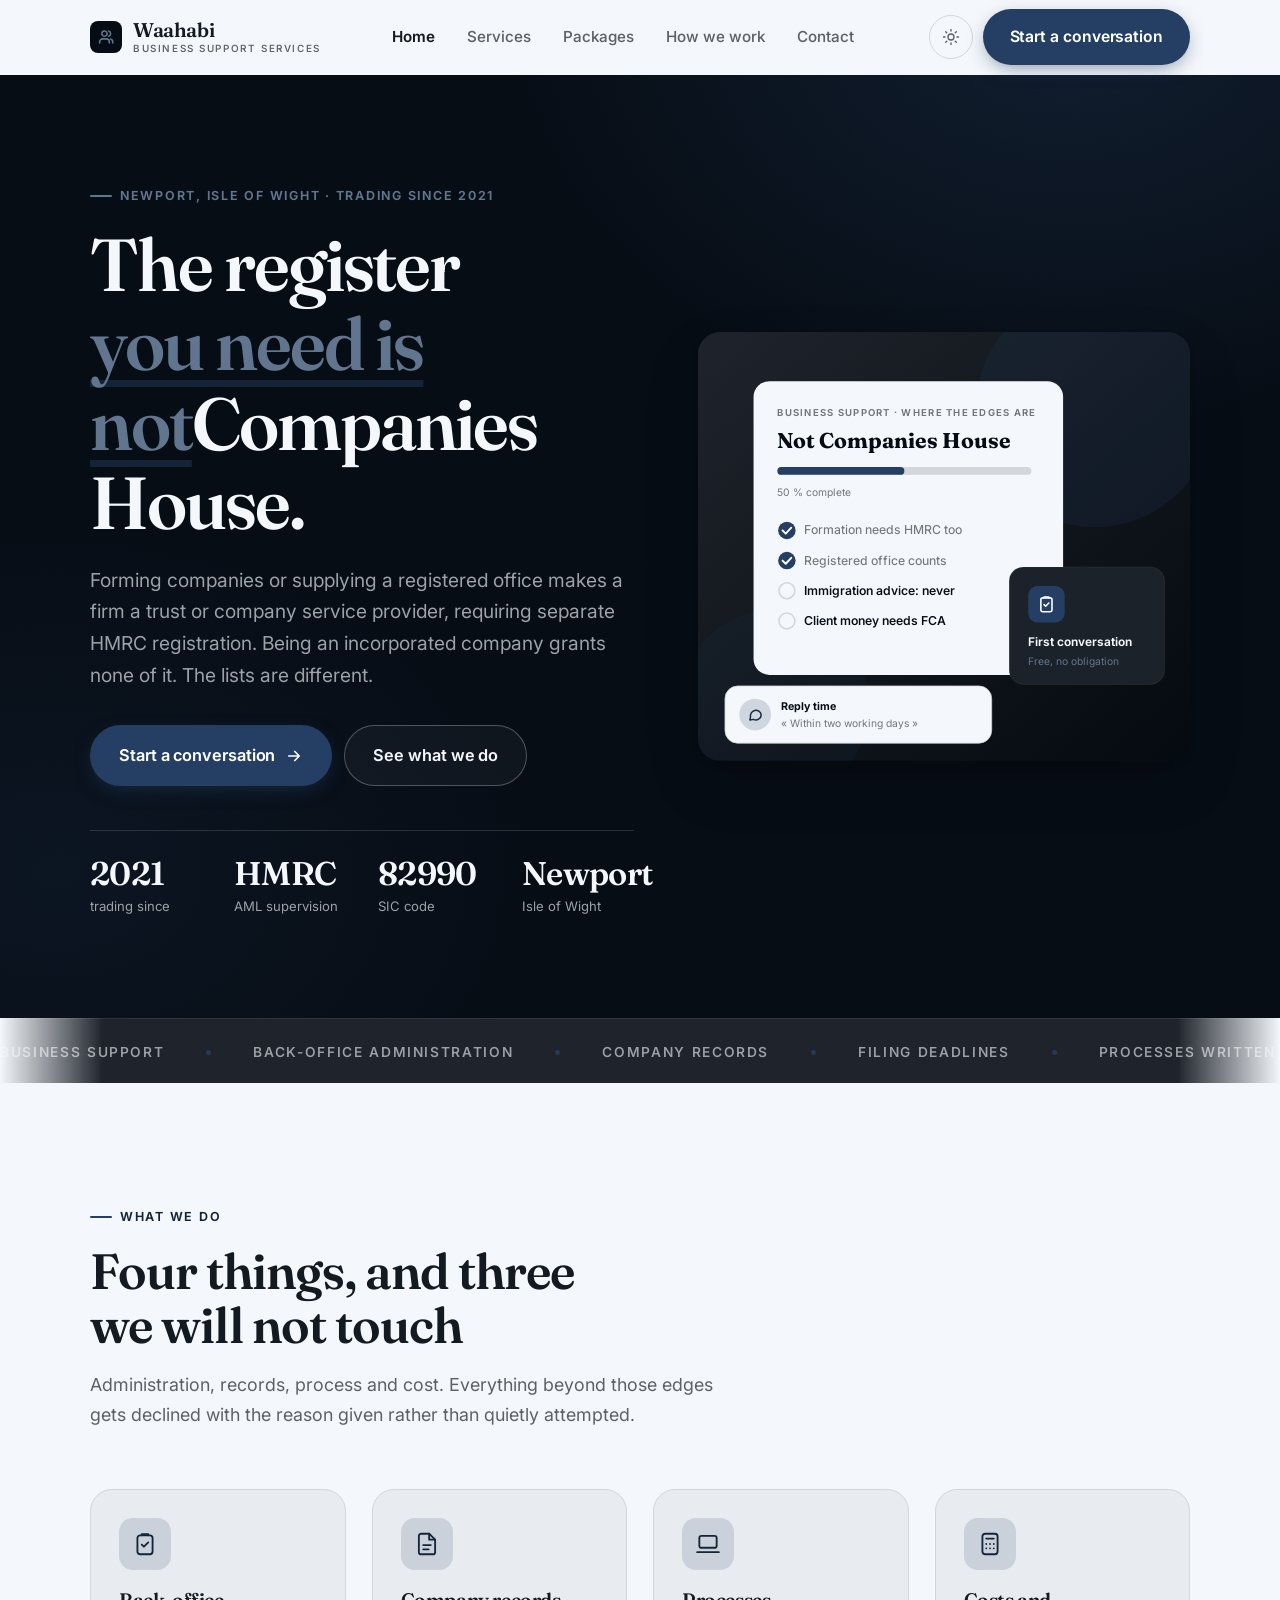
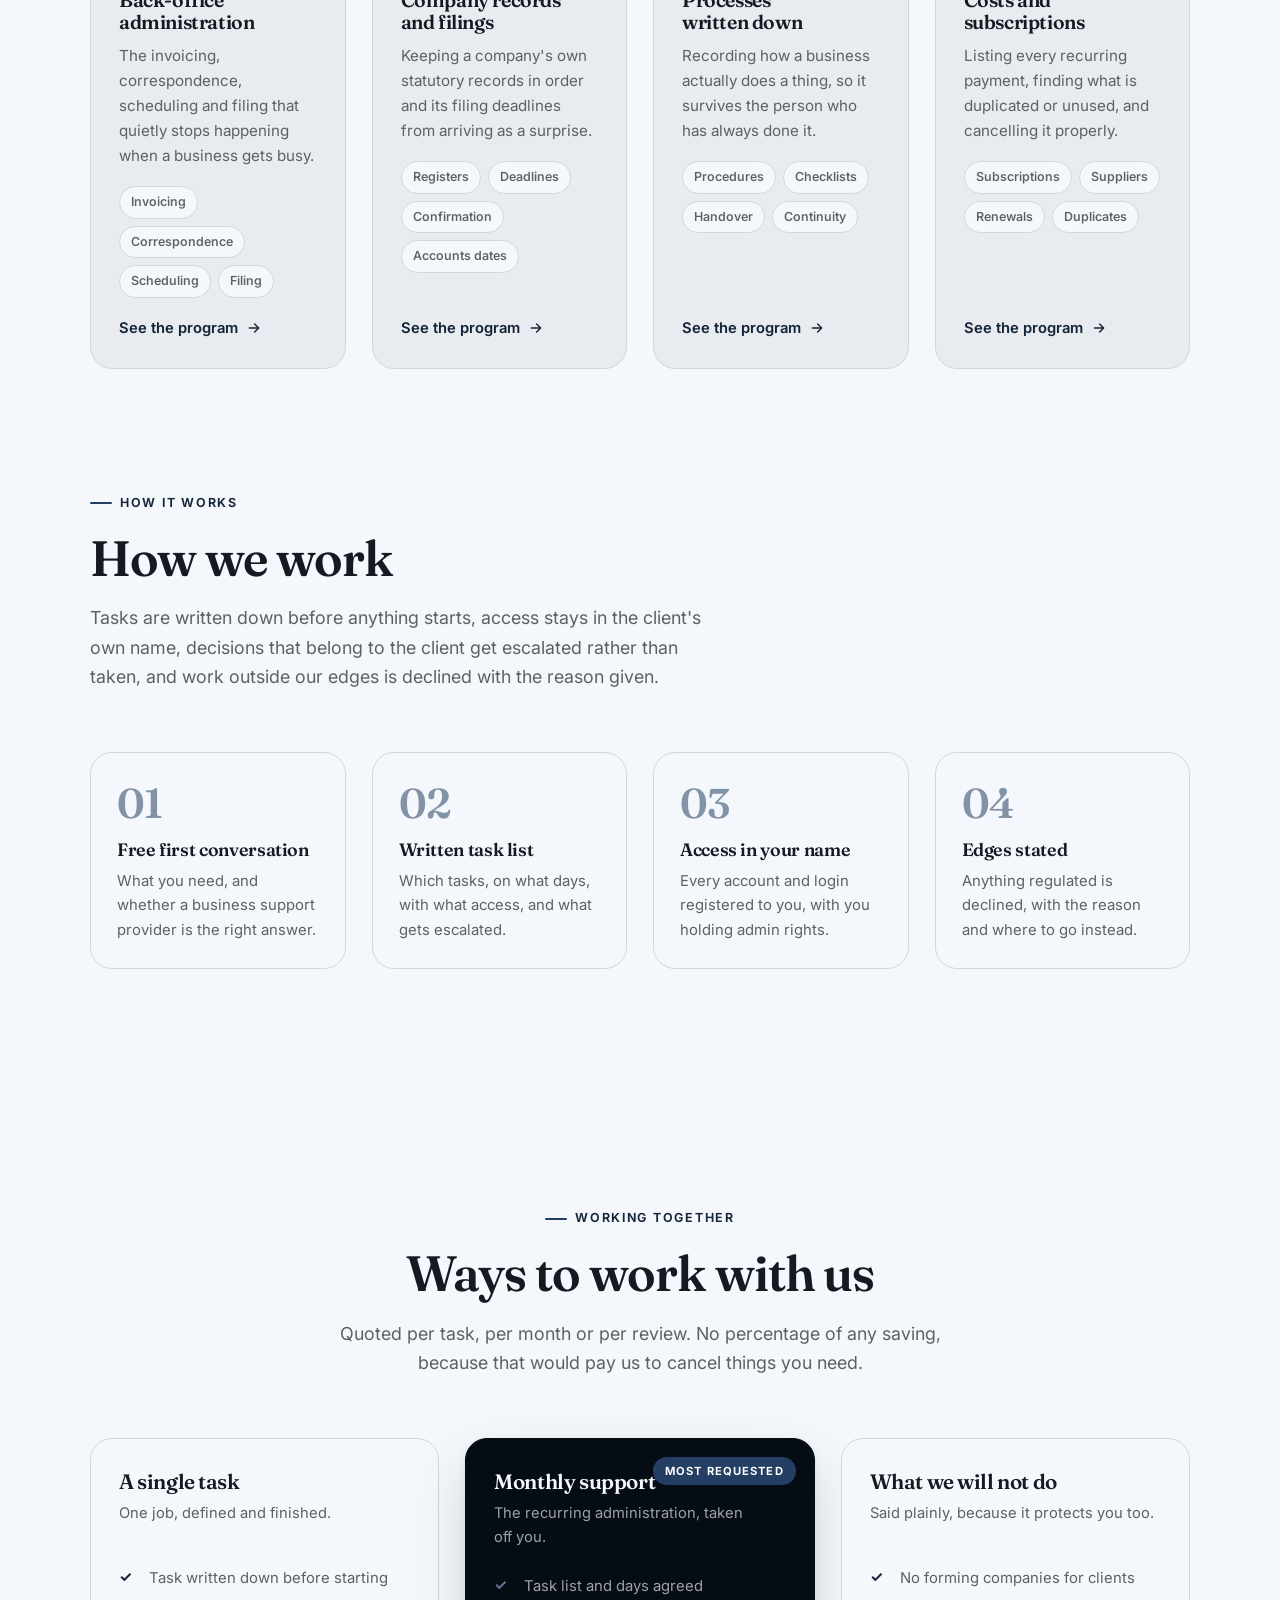
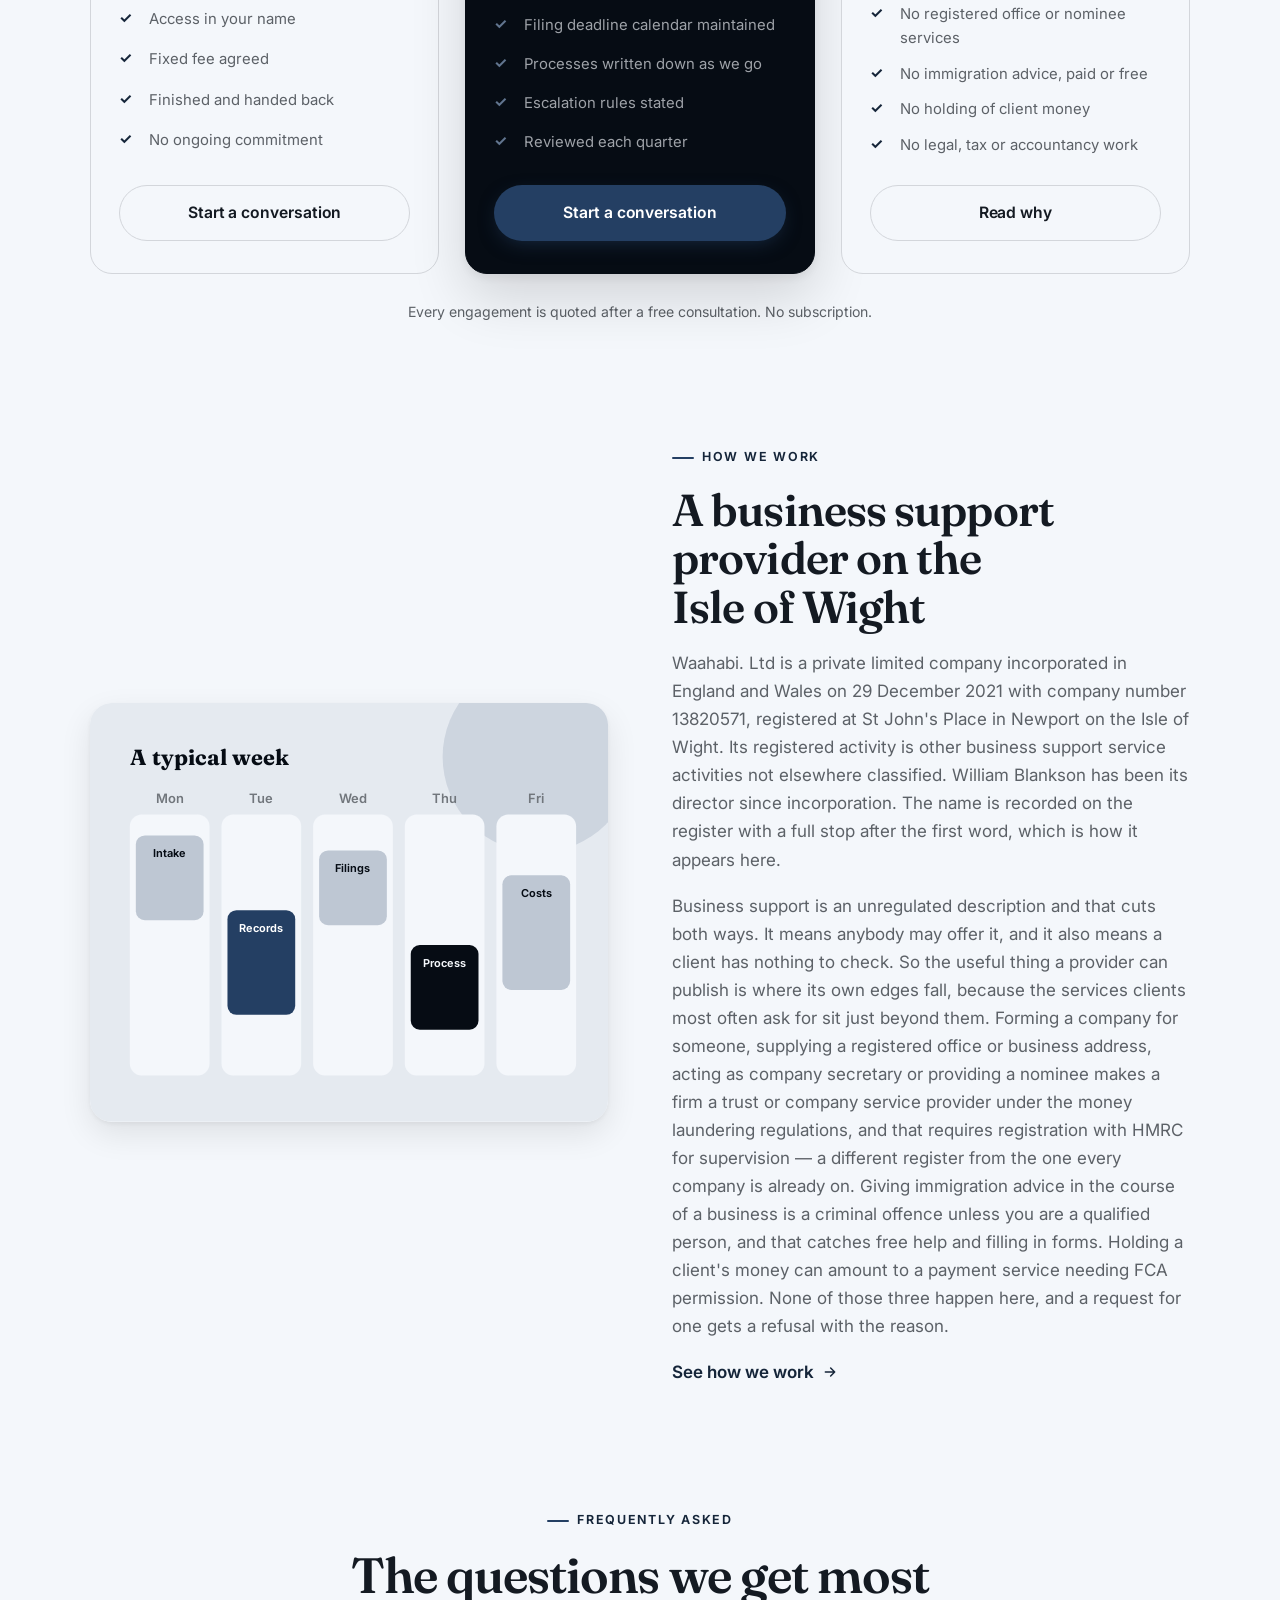
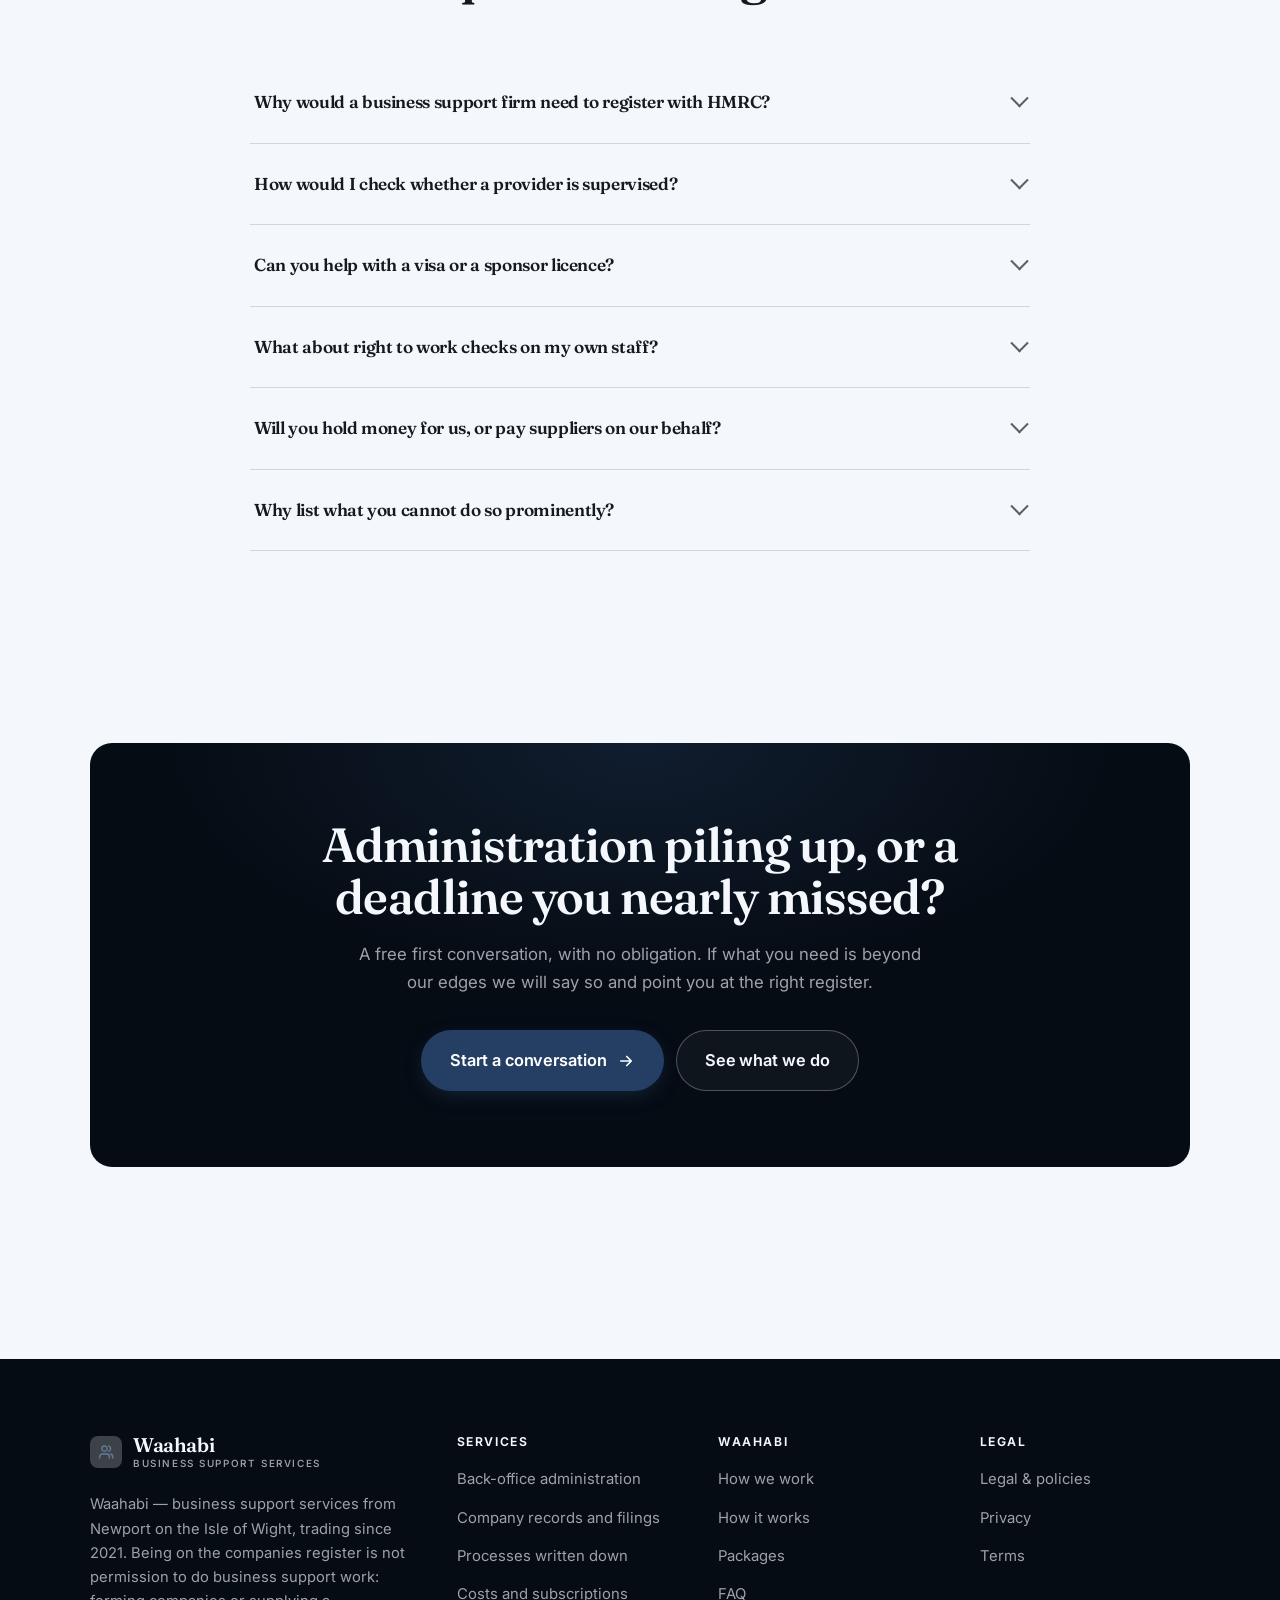
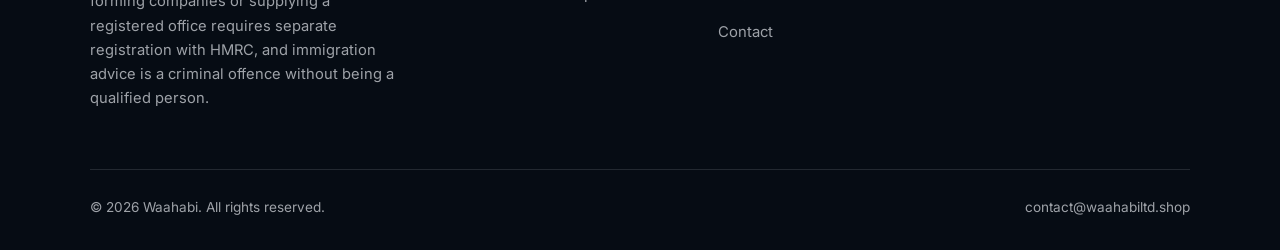
<file: index.html>
<!DOCTYPE html>
<html lang="en" class="no-js">
<head>
<meta charset="utf-8">
<meta name="viewport" content="width=device-width, initial-scale=1">
<title>Waahabi — business support services, Isle of Wight</title>
<meta name="description" content="Waahabi. Ltd, business support services in Newport, Isle of Wight, since 2021: back-office administration, company records and filings, processes written down, and costs and subscriptions reviewed.">
<link rel="canonical" href="https://waahabiltd.shop/">

<meta property="og:type" content="website">
<meta property="og:url" content="https://waahabiltd.shop/">
<meta property="og:site_name" content="Waahabi">
<meta property="og:locale" content="en_US">
<meta property="og:title" content="Waahabi — business support services, Isle of Wight">
<meta property="og:description" content="Waahabi. Ltd, business support services in Newport, Isle of Wight, since 2021: back-office administration, company records and filings, processes written down, and costs and subscriptions reviewed.">
<meta name="theme-color" content="#060c14">

<link rel="icon" href="assets/img/favicon.svg" type="image/svg+xml">
<link rel="preconnect" href="https://fonts.googleapis.com">
<link rel="preconnect" href="https://fonts.gstatic.com" crossorigin>
<link rel="stylesheet" href="https://fonts.googleapis.com/css2?family=Fraunces:opsz,wght@9..144,400;9..144,600;9..144,700&family=Inter:wght@400..700&display=swap">
<link rel="stylesheet" href="assets/css/style.css">

<!-- Thème appliqué avant le premier rendu (évite le flash) -->
<script>
document.documentElement.classList.remove('no-js');
(function(){try{var t=localStorage.getItem('site-theme');if(t){document.documentElement.setAttribute('data-theme',t);}}catch(e){}})();
</script>
<script type="application/ld+json">
{
  "@context": "https://schema.org",
  "@type": "Organization",
  "name": "Waahabi",
  "url": "https://waahabiltd.shop/",
  "email": "contact@waahabiltd.shop",
  "description": "Waahabi. Ltd, business support services in Newport, Isle of Wight, since 2021: back-office administration, company records and filings, processes written down, and costs and subscriptions reviewed.",
  "areaServed": "US",
  "knowsLanguage": "en"
}
</script>
</head>

<body>
<a class="skip-link" href="#main">Skip to main content</a>

<header class="site-header">
  <nav class="wrap nav" aria-label="Main navigation">
    <a class="brand" href="index.html">
      <svg class="brand__mark" viewBox="0 0 64 64" aria-hidden="true">
        <rect class="bm-bg" width="64" height="64" rx="16"/>
        <g class="bm-ic" transform="translate(14 14) scale(1.5)" fill="none" stroke-width="2.1" stroke-linecap="round" stroke-linejoin="round"><path d="M16.5 20v-1.5a4 4 0 0 0-4-4h-5a4 4 0 0 0-4 4V20"/><circle cx="10" cy="7.5" r="3.5"/><path d="M21 20v-1.5a4 4 0 0 0-3-3.9M15.5 4.1a3.5 3.5 0 0 1 0 6.8"/></g>
      </svg>
      <span>Waahabi<span class="brand__sub">BUSINESS SUPPORT SERVICES</span></span>
    </a>

    <ul class="nav__links" id="nav-links">
      <li><a href="index.html" aria-current="page">Home</a></li>
      <li><a href="programs.html">Services</a></li>
      <li><a href="index.html#pricing">Packages</a></li>
      <li><a href="about.html">How we work</a></li>
      <li><a href="contact.html">Contact</a></li>
      <li><a class="btn btn--primary" href="contact.html">Start a conversation</a></li>
    </ul>

    <div class="nav__cta">
      <button class="theme-toggle" type="button" aria-label="Switch to dark theme">
        <svg class="icon-sun" viewBox="0 0 24 24" fill="none" stroke="currentColor" stroke-width="1.8" stroke-linecap="round" aria-hidden="true"><circle cx="12" cy="12" r="4"/><path d="M12 2v2m0 16v2M2 12h2m16 0h2M4.9 4.9l1.4 1.4m11.4 11.4 1.4 1.4M19.1 4.9l-1.4 1.4M6.3 17.7l-1.4 1.4"/></svg>
        <svg class="icon-moon" viewBox="0 0 24 24" fill="none" stroke="currentColor" stroke-width="1.8" stroke-linecap="round" stroke-linejoin="round" aria-hidden="true"><path d="M21 12.8A9 9 0 1 1 11.2 3a7 7 0 0 0 9.8 9.8z"/></svg>
      </button>
      <a class="btn btn--primary" href="contact.html">Start a conversation</a>
      <button class="nav__toggle" type="button" aria-expanded="false" aria-controls="nav-links" aria-label="Open menu">
        <svg class="icon-open" viewBox="0 0 24 24" fill="none" stroke="currentColor" stroke-width="2" stroke-linecap="round" aria-hidden="true"><path d="M3 6h18M3 12h18M3 18h18"/></svg>
        <svg class="icon-close" viewBox="0 0 24 24" fill="none" stroke="currentColor" stroke-width="2" stroke-linecap="round" aria-hidden="true"><path d="M6 6l12 12M18 6L6 18"/></svg>
      </button>
    </div>
  </nav>
</header>

<main id="main">

<section class="hero">
  <div class="wrap hero__inner">
    <div>
      <span class="eyebrow hero__eyebrow">Newport, Isle of Wight · Trading since 2021</span>
      <h1>The register<br> <em>you need is not</em>Companies House.</h1>
      <p class="hero__lede">Forming companies or supplying a registered office makes a firm a trust or company service provider, requiring separate HMRC registration. Being an incorporated company grants none of it. The lists are different.</p>

      <div class="hero__actions">
        <a class="btn btn--primary btn--lg" href="contact.html">Start a conversation <svg viewBox="0 0 24 24" fill="none" stroke="currentColor" stroke-width="2.2" stroke-linecap="round" stroke-linejoin="round" aria-hidden="true"><path d="M5 12h14M13 6l6 6-6 6"/></svg></a>
        <a class="btn btn--on-dark btn--lg" href="programs.html">See what we do</a>
      </div>

      <ul class="hero__proof">
        <li><span class="stat__num">2021</span><span class="stat__label">trading since</span></li>
        <li><span class="stat__num">HMRC</span><span class="stat__label">AML supervision</span></li>
        <li><span class="stat__num">82990</span><span class="stat__label">SIC code</span></li>
        <li><span class="stat__num">Newport</span><span class="stat__label">Isle of Wight</span></li>
      </ul>
    </div>

    <div class="hero__art">
      <svg viewBox="0 0 620 540" role="img" aria-label="Where the edges of unregulated business support work actually fall.">
        <defs>
          <linearGradient id="hbg" x1="0" y1="0" x2="1" y2="1">
            <stop offset="0" stop-color="#1f242c"/><stop offset="1" stop-color="#050a10"/>
          </linearGradient>
        </defs>
        <rect width="620" height="540" rx="22" fill="url(#hbg)"/>
        <circle cx="500" cy="96" r="150" fill="#243f63" opacity=".16"/>
        <circle cx="96" cy="470" r="120" fill="#243f63" opacity=".08"/>

        <g style="font-family: var(--font-body)">
          <!-- Carte programme -->
          <rect x="70" y="62" width="390" height="370" rx="20" fill="#f4f7fb"/>
          <text x="100" y="106" font-size="12" font-weight="650" letter-spacing="1.6" fill="#71767c">BUSINESS SUPPORT · WHERE THE EDGES ARE</text>
          <text x="100" y="146" font-size="27" font-weight="700" fill="#060c14" style="font-family: var(--font-display)">Not Companies House</text>
          <rect x="100" y="170" width="320" height="10" rx="5" fill="#d3d6db"/>
          <rect x="100" y="170" width="160" height="10" rx="5" fill="#243f63"/>
          <text x="100" y="206" font-size="13" fill="#71767c">50 % complete</text>
          <circle cx="112" cy="250" r="11" fill="#243f63"/><path d="M106.5 250l4 4 7-7.5" fill="none" stroke="#ffffff" stroke-width="2.4" stroke-linecap="round" stroke-linejoin="round"/><text x="134" y="255" font-size="15.5" fill="#71767c" font-weight="450">Formation needs HMRC too</text>
          <circle cx="112" cy="288" r="11" fill="#243f63"/><path d="M106.5 288l4 4 7-7.5" fill="none" stroke="#ffffff" stroke-width="2.4" stroke-linecap="round" stroke-linejoin="round"/><text x="134" y="293" font-size="15.5" fill="#71767c" font-weight="450">Registered office counts</text>
          <circle cx="112" cy="326" r="10" fill="none" stroke="#d3d6db" stroke-width="2"/><text x="134" y="331" font-size="15.5" fill="#060c14" font-weight="560">Immigration advice: never</text>
          <circle cx="112" cy="364" r="10" fill="none" stroke="#d3d6db" stroke-width="2"/><text x="134" y="369" font-size="15.5" fill="#060c14" font-weight="560">Client money needs FCA</text>

          <!-- Carte séance -->
          <rect x="392" y="296" width="196" height="148" rx="18" fill="#1c2229" stroke="#ffffff" stroke-opacity=".08"/>
          <rect x="416" y="320" width="46" height="46" rx="12" fill="#243f63"/>
          <g transform="translate(427 331)" fill="none" stroke="#ffffff" color="#ffffff" stroke-width="2" stroke-linecap="round" stroke-linejoin="round"><rect x="5" y="4" width="14" height="17.5" rx="2.5"/><path d="M9 4V3h6v1M9 12.5l2 2 4-4"/></g>
          <text x="416" y="396" font-size="15" font-weight="650" fill="#f4f7fb">First conversation</text>
          <text x="416" y="420" font-size="13" fill="#61758f">Free, no obligation</text>

          <!-- Retour du coach -->
          <rect x="34" y="446" width="336" height="72" rx="16" fill="#f4f7fb" stroke="#d3d6db"/>
          <circle cx="72" cy="482" r="20" fill="#cfd6e0"/>
          <g transform="translate(62 472) scale(.84)" fill="none" stroke="#172940" stroke-width="2.2" stroke-linecap="round" stroke-linejoin="round"><path d="M21 12a8 8 0 0 1-11.6 7.1L4 20l1-4.6A8 8 0 1 1 21 12z"/></g>
          <text x="104" y="476" font-size="13.5" font-weight="700" fill="#060c14">Reply time</text>
          <text x="104" y="498" font-size="13" fill="#71767c">« Within two working days »</text>
        </g>
      </svg>
    </div>
  </div>
</section>

<div class="marquee" aria-hidden="true">
  <div class="marquee__track"><span>Business support</span><span>Back-office administration</span><span>Company records</span><span>Filing deadlines</span><span>Processes written down</span><span>Supplier review</span><span>Subscription audit</span><span>No client money held</span><span>Newport</span><span>Isle of Wight</span><span>Business support</span><span>Back-office administration</span><span>Company records</span><span>Filing deadlines</span><span>Processes written down</span><span>Supplier review</span><span>Subscription audit</span><span>No client money held</span><span>Newport</span><span>Isle of Wight</span></div>
</div>

<section class="section wrap" id="programs">
  <div class="section-head reveal">
    <span class="eyebrow">What we do</span>
    <h2>Four things, and three we will not touch</h2>
    <p>Administration, records, process and cost. Everything beyond those edges gets declined with the reason given rather than quietly attempted.</p>
  </div>
  <div class="grid grid--4 reveal-group">
    <a class="card" href="programs.html#admin">
      <div class="card__icon"><svg viewBox="0 0 24 24" fill="none" stroke="currentColor" stroke-width="1.7" stroke-linecap="round" stroke-linejoin="round" aria-hidden="true"><rect x="5" y="4" width="14" height="17.5" rx="2.5"/><path d="M9 4V3h6v1M9 12.5l2 2 4-4"/></svg></div>
      <h3>Back-office administration</h3>
      <p>The invoicing, correspondence, scheduling and filing that quietly stops happening when a business gets busy.</p>
      <ul class="tags"><li>Invoicing</li><li>Correspondence</li><li>Scheduling</li><li>Filing</li></ul>
      <span class="arrow-link">See the program <svg viewBox="0 0 24 24" fill="none" stroke="currentColor" stroke-width="2.2" stroke-linecap="round" stroke-linejoin="round" aria-hidden="true"><path d="M5 12h14M13 6l6 6-6 6"/></svg></span>
    </a>
    <a class="card" href="programs.html#records">
      <div class="card__icon"><svg viewBox="0 0 24 24" fill="none" stroke="currentColor" stroke-width="1.7" stroke-linecap="round" stroke-linejoin="round" aria-hidden="true"><path d="M14 2.5H6.5A2 2 0 0 0 4.5 4.5v15a2 2 0 0 0 2 2h11a2 2 0 0 0 2-2V8z"/><path d="M14 2.5V8h5.5M8.5 13h7M8.5 17h5"/></svg></div>
      <h3>Company records and filings</h3>
      <p>Keeping a company's own statutory records in order and its filing deadlines from arriving as a surprise.</p>
      <ul class="tags"><li>Registers</li><li>Deadlines</li><li>Confirmation</li><li>Accounts dates</li></ul>
      <span class="arrow-link">See the program <svg viewBox="0 0 24 24" fill="none" stroke="currentColor" stroke-width="2.2" stroke-linecap="round" stroke-linejoin="round" aria-hidden="true"><path d="M5 12h14M13 6l6 6-6 6"/></svg></span>
    </a>
    <a class="card" href="programs.html#process">
      <div class="card__icon"><svg viewBox="0 0 24 24" fill="none" stroke="currentColor" stroke-width="1.7" stroke-linecap="round" stroke-linejoin="round" aria-hidden="true"><rect x="4" y="4.5" width="16" height="11" rx="2"/><path d="M2 19.5h20"/></svg></div>
      <h3>Processes written down</h3>
      <p>Recording how a business actually does a thing, so it survives the person who has always done it.</p>
      <ul class="tags"><li>Procedures</li><li>Checklists</li><li>Handover</li><li>Continuity</li></ul>
      <span class="arrow-link">See the program <svg viewBox="0 0 24 24" fill="none" stroke="currentColor" stroke-width="2.2" stroke-linecap="round" stroke-linejoin="round" aria-hidden="true"><path d="M5 12h14M13 6l6 6-6 6"/></svg></span>
    </a>
    <a class="card" href="programs.html#costs">
      <div class="card__icon"><svg viewBox="0 0 24 24" fill="none" stroke="currentColor" stroke-width="1.7" stroke-linecap="round" stroke-linejoin="round" aria-hidden="true"><rect x="5" y="2.5" width="14" height="19" rx="2.5"/><path d="M8.5 7h7M8.5 12h.01M12 12h.01M15.5 12h.01M8.5 16h.01M12 16h.01M15.5 16h.01"/></svg></div>
      <h3>Costs and subscriptions</h3>
      <p>Listing every recurring payment, finding what is duplicated or unused, and cancelling it properly.</p>
      <ul class="tags"><li>Subscriptions</li><li>Suppliers</li><li>Renewals</li><li>Duplicates</li></ul>
      <span class="arrow-link">See the program <svg viewBox="0 0 24 24" fill="none" stroke="currentColor" stroke-width="2.2" stroke-linecap="round" stroke-linejoin="round" aria-hidden="true"><path d="M5 12h14M13 6l6 6-6 6"/></svg></span>
    </a>
  </div>
</section>

<section class="section section--flush wrap" id="how-it-works">
  <div class="section-head reveal">
    <span class="eyebrow">How it works</span>
    <h2>How we work</h2>
    <p>Tasks are written down before anything starts, access stays in the client's own name, decisions that belong to the client get escalated rather than taken, and work outside our edges is declined with the reason given.</p>
  </div>
  <div class="grid grid--4 steps reveal-group">
    <article class="step">
      <h3>Free first conversation</h3>
      <p>What you need, and whether a business support provider is the right answer.</p>
    </article>
    <article class="step">
      <h3>Written task list</h3>
      <p>Which tasks, on what days, with what access, and what gets escalated.</p>
    </article>
    <article class="step">
      <h3>Access in your name</h3>
      <p>Every account and login registered to you, with you holding admin rights.</p>
    </article>
    <article class="step">
      <h3>Edges stated</h3>
      <p>Anything regulated is declined, with the reason and where to go instead.</p>
    </article>
  </div>
</section>

<section class="section wrap" id="pricing">
  <div class="section-head section-head--center reveal">
    <span class="eyebrow">Working together</span>
    <h2>Ways to work with us</h2>
    <p>Quoted per task, per month or per review. No percentage of any saving, because that would pay us to cancel things you need.</p>
  </div>
  <div class="grid grid--3 plans reveal-group">
    <article class="plan">
      
      <h3>A single task</h3>
      <p class="plan__desc">One job, defined and finished.</p>
      
      <ul class="plan__features">
        <li>Task written down before starting</li>
        <li>Access in your name</li>
        <li>Fixed fee agreed</li>
        <li>Finished and handed back</li>
        <li>No ongoing commitment</li>
      </ul>
      <a class="btn btn--ghost btn--block" href="contact.html">Start a conversation</a>
    </article>
    <article class="plan plan--featured">
      <span class="plan__tag">Most requested</span>
      <h3>Monthly support</h3>
      <p class="plan__desc">The recurring administration, taken off you.</p>
      
      <ul class="plan__features">
        <li>Task list and days agreed</li>
        <li>Filing deadline calendar maintained</li>
        <li>Processes written down as we go</li>
        <li>Escalation rules stated</li>
        <li>Reviewed each quarter</li>
      </ul>
      <a class="btn btn--primary btn--block" href="contact.html">Start a conversation</a>
    </article>
    <article class="plan">
      
      <h3>What we will not do</h3>
      <p class="plan__desc">Said plainly, because it protects you too.</p>
      
      <ul class="plan__features">
        <li>No forming companies for clients</li>
        <li>No registered office or nominee services</li>
        <li>No immigration advice, paid or free</li>
        <li>No holding of client money</li>
        <li>No legal, tax or accountancy work</li>
      </ul>
      <a class="btn btn--ghost btn--block" href="contact.html">Read why</a>
    </article>
  </div>
  <p class="plans-note">Every engagement is quoted after a free consultation. No subscription.</p>
</section>

<section class="section section--flush wrap">
  <div class="split reveal">
    <div class="split__art">
      <svg viewBox="0 0 520 420" role="img" aria-label="Example of a typical week: Intake, Records, Filings, Process, Costs, Review.">
        <rect width="520" height="420" rx="20" fill="#e5eaf0"/>
        <circle cx="450" cy="54" r="96" fill="#243f63" opacity=".12"/>
        <g style="font-family: var(--font-body)">
        <text x="40" y="62" font-size="22" font-weight="700" fill="#060c14" style="font-family: var(--font-display)">A typical week</text>
        <text x="80" y="100" text-anchor="middle" font-size="13" font-weight="600" fill="#71767c">Mon</text>
        <rect x="40" y="112" width="80" height="262" rx="12" fill="#f4f7fb"/>
        <rect x="46" y="133" width="68" height="85" rx="9" fill="#bec7d3"/>
        <text x="80" y="155" text-anchor="middle" font-size="11" font-weight="650" fill="#060c14">Intake</text>
        <text x="172" y="100" text-anchor="middle" font-size="13" font-weight="600" fill="#71767c">Tue</text>
        <rect x="132" y="112" width="80" height="262" rx="12" fill="#f4f7fb"/>
        <rect x="138" y="208" width="68" height="105" rx="9" fill="#243f63"/>
        <text x="172" y="230" text-anchor="middle" font-size="11" font-weight="650" fill="#ffffff">Records</text>
        <text x="264" y="100" text-anchor="middle" font-size="13" font-weight="600" fill="#71767c">Wed</text>
        <rect x="224" y="112" width="80" height="262" rx="12" fill="#f4f7fb"/>
        <rect x="230" y="148" width="68" height="75" rx="9" fill="#bec7d3"/>
        <text x="264" y="170" text-anchor="middle" font-size="11" font-weight="650" fill="#060c14">Filings</text>
        <text x="356" y="100" text-anchor="middle" font-size="13" font-weight="600" fill="#71767c">Thu</text>
        <rect x="316" y="112" width="80" height="262" rx="12" fill="#f4f7fb"/>
        <rect x="322" y="243" width="68" height="85" rx="9" fill="#060c14"/>
        <text x="356" y="265" text-anchor="middle" font-size="11" font-weight="650" fill="#f4f7fb">Process</text>
        <text x="448" y="100" text-anchor="middle" font-size="13" font-weight="600" fill="#71767c">Fri</text>
        <rect x="408" y="112" width="80" height="262" rx="12" fill="#f4f7fb"/>
        <rect x="414" y="173" width="68" height="115" rx="9" fill="#bec7d3"/>
        <text x="448" y="195" text-anchor="middle" font-size="11" font-weight="650" fill="#060c14">Costs</text>
        </g>
      </svg>
    </div>
    <div>
      <span class="eyebrow">How we work</span>
      <h2>A business support provider on the Isle of Wight</h2>
      <p>Waahabi. Ltd is a private limited company incorporated in England and Wales on 29 December 2021 with company number 13820571, registered at St John's Place in Newport on the Isle of Wight. Its registered activity is other business support service activities not elsewhere classified. William Blankson has been its director since incorporation. The name is recorded on the register with a full stop after the first word, which is how it appears here.</p>
      <p>Business support is an unregulated description and that cuts both ways. It means anybody may offer it, and it also means a client has nothing to check. So the useful thing a provider can publish is where its own edges fall, because the services clients most often ask for sit just beyond them. Forming a company for someone, supplying a registered office or business address, acting as company secretary or providing a nominee makes a firm a trust or company service provider under the money laundering regulations, and that requires registration with HMRC for supervision — a different register from the one every company is already on. Giving immigration advice in the course of a business is a criminal offence unless you are a qualified person, and that catches free help and filling in forms. Holding a client's money can amount to a payment service needing FCA permission. None of those three happen here, and a request for one gets a refusal with the reason.</p>
      <p><a class="arrow-link" href="about.html">See how we work <svg viewBox="0 0 24 24" fill="none" stroke="currentColor" stroke-width="2.2" stroke-linecap="round" stroke-linejoin="round" aria-hidden="true"><path d="M5 12h14M13 6l6 6-6 6"/></svg></a></p>
    </div>
  </div>
</section>

<section class="section section--flush wrap" id="faq">
  <div class="section-head section-head--center reveal">
    <span class="eyebrow">Frequently asked</span>
    <h2>The questions we get most</h2>
  </div>
  <div class="faq reveal">
    <details>
      <summary>Why would a business support firm need to register with HMRC?</summary>
      <p>Because of what it does rather than what it calls itself. The money laundering regulations define a trust or company service provider by activity: forming companies, firms or other legal persons for other people; providing a registered office, business address or correspondence address for a company; acting, or arranging for someone else to act, as a director, secretary or partner; and acting, or arranging for someone to act, as a nominee shareholder. Carrying on any of those by way of business requires registration with HMRC for anti-money-laundering supervision, and doing it without registration is an offence. The confusion is understandable: people reason that they are a registered company, so they are registered. Those are two unrelated registers.</p>
    </details>
    <details>
      <summary>How would I check whether a provider is supervised?</summary>
      <p>HMRC publishes a list of the businesses it supervises for anti-money-laundering purposes, and it can be searched. It is worth doing before handing over company formation work or taking a registered office service from someone, for a reason beyond compliance: an unsupervised provider in that space has either not looked into its obligations or has decided to ignore them, and neither says anything encouraging about how it will handle your records. Ask for the registration reference and check it rather than accepting a reassurance.</p>
    </details>
    <details>
      <summary>Can you help with a visa or a sponsor licence?</summary>
      <p>No, and this is the hardest line in the work. Providing immigration advice or immigration services in the course of a business is a criminal offence under Part V of the Immigration and Asylum Act 1999 unless you are a qualified person — regulated by the Immigration Advice Authority, which was formerly the Office of the Immigration Services Commissioner, or a solicitor, barrister or legal executive regulated by a designated professional body. Two details catch people out. The offence does not depend on charging: free help given in the course of a business is caught. And completing an application form on somebody's behalf is providing an immigration service, not administrative assistance. We will decline and tell you where to look.</p>
    </details>
    <details>
      <summary>What about right to work checks on my own staff?</summary>
      <p>That is different, and it is worth separating the two clearly. An employer carrying out right to work checks on its own employees is discharging its own duty, not giving immigration advice, and there is nothing to stop us helping you keep those records in order as part of your own administration. What we cannot do is advise an individual about their own immigration position, or about what a check means for their status, or complete anything on their behalf. If a conversation starts drifting that way, we will stop it and say why.</p>
    </details>
    <details>
      <summary>Will you hold money for us, or pay suppliers on our behalf?</summary>
      <p>No. Receiving, holding, transmitting or paying out money belonging to a client can amount to providing a payment service, which requires authorisation or registration by the Financial Conduct Authority. Rather than operate near that line, we work the other way round: payments stay with you, accounts stay in your name, and we prepare, schedule and reconcile rather than hold. It is a little less convenient in week one and removes a whole category of problem for everybody.</p>
    </details>
    <details>
      <summary>Why list what you cannot do so prominently?</summary>
      <p>Because the alternative is a client asking for something, getting a vague yes, and both parties finding out later. A description like business support tells a buyer nothing about permissions, so the only informative thing a provider can publish is the boundary. It also saves time: somebody who needs a company formed, a registered office, immigration advice or a payment service can see in ten seconds that this is the wrong door, rather than after two phone calls.</p>
    </details>
  </div>
</section>

<section class="wrap section--tight">
  <div class="cta-band reveal">
    <h2>Administration piling up, or a deadline you nearly missed?</h2>
    <p>A free first conversation, with no obligation. If what you need is beyond our edges we will say so and point you at the right register.</p>
    <div class="hero__actions">
      <a class="btn btn--primary btn--lg" href="contact.html">Start a conversation <svg viewBox="0 0 24 24" fill="none" stroke="currentColor" stroke-width="2.2" stroke-linecap="round" stroke-linejoin="round" aria-hidden="true"><path d="M5 12h14M13 6l6 6-6 6"/></svg></a>
      <a class="btn btn--on-dark btn--lg" href="programs.html">See what we do</a>
    </div>
  </div>
</section>

</main>

<footer class="site-footer">
  <div class="wrap">
    <div class="footer__grid">
      <div class="footer__brand">
        <a class="brand" href="index.html">
          <svg class="brand__mark" viewBox="0 0 64 64" aria-hidden="true">
        <rect class="bm-bg" width="64" height="64" rx="16"/>
        <g class="bm-ic" transform="translate(14 14) scale(1.5)" fill="none" stroke-width="2.1" stroke-linecap="round" stroke-linejoin="round"><path d="M16.5 20v-1.5a4 4 0 0 0-4-4h-5a4 4 0 0 0-4 4V20"/><circle cx="10" cy="7.5" r="3.5"/><path d="M21 20v-1.5a4 4 0 0 0-3-3.9M15.5 4.1a3.5 3.5 0 0 1 0 6.8"/></g>
      </svg>
          <span>Waahabi<span class="brand__sub">BUSINESS SUPPORT SERVICES</span></span>
        </a>
        <p>Waahabi — business support services from Newport on the Isle of Wight, trading since 2021. Being on the companies register is not permission to do business support work: forming companies or supplying a registered office requires separate registration with HMRC, and immigration advice is a criminal offence without being a qualified person.</p>
      </div>

      <div class="footer__col">
        <h4>Services</h4>
        <ul>
          <li><a href="programs.html#admin">Back-office administration</a></li>
          <li><a href="programs.html#records">Company records and filings</a></li>
          <li><a href="programs.html#process">Processes written down</a></li>
          <li><a href="programs.html#costs">Costs and subscriptions</a></li>
        </ul>
      </div>

      <div class="footer__col">
        <h4>Waahabi</h4>
        <ul>
          <li><a href="about.html">How we work</a></li>
          <li><a href="index.html#how-it-works">How it works</a></li>
          <li><a href="index.html#pricing">Packages</a></li>
          <li><a href="index.html#faq">FAQ</a></li>
          <li><a href="contact.html">Contact</a></li>
        </ul>
      </div>

      <div class="footer__col">
        <h4>Legal</h4>
        <ul>
          <li><a href="legal.html">Legal &amp; policies</a></li>
          <li><a href="legal.html#privacy">Privacy</a></li>
          <li><a href="legal.html#terms">Terms</a></li>
        </ul>
      </div>
    </div>

    <div class="footer__bottom">
      <p>© <span data-year>2026</span> Waahabi. All rights reserved.</p>
      <p><a href="mailto:contact@waahabiltd.shop">contact@waahabiltd.shop</a></p>
    </div>
  </div>
</footer>

<script src="assets/js/main.js" defer></script>
</body>
</html>
</file>
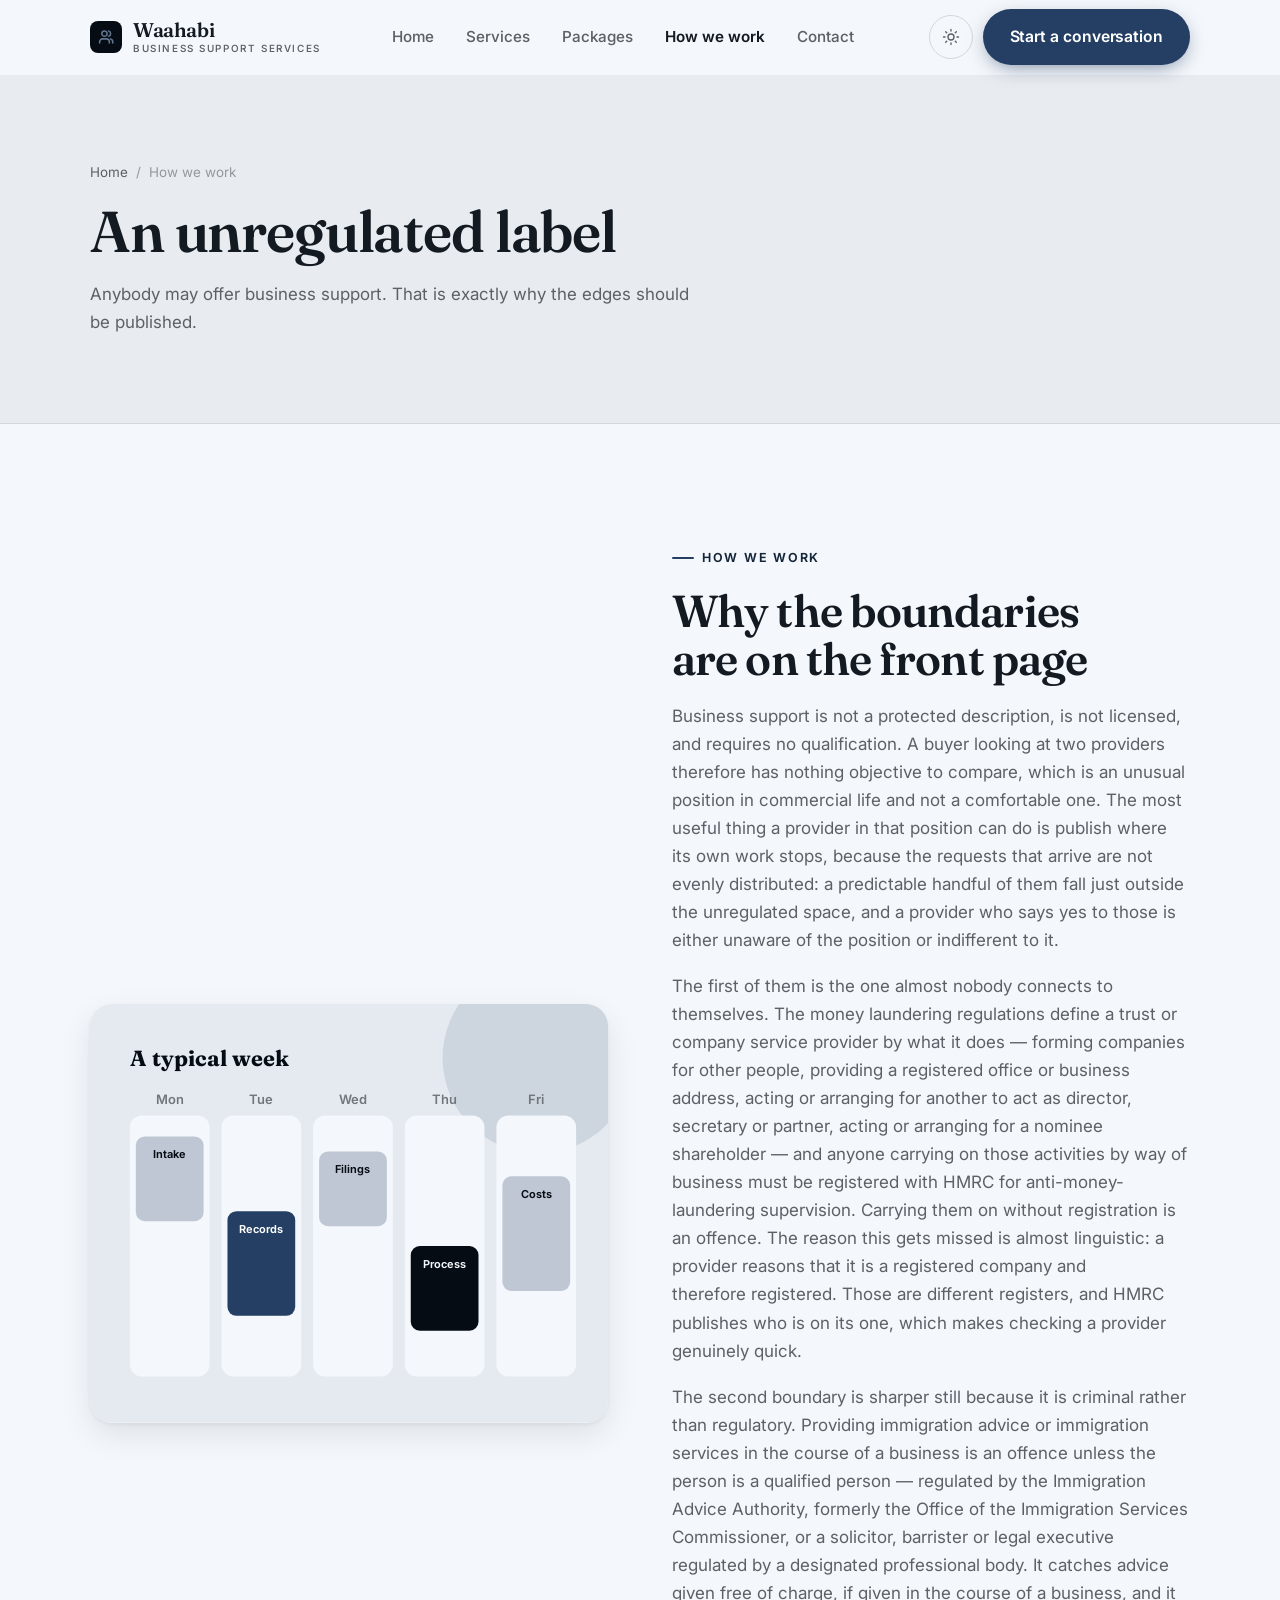
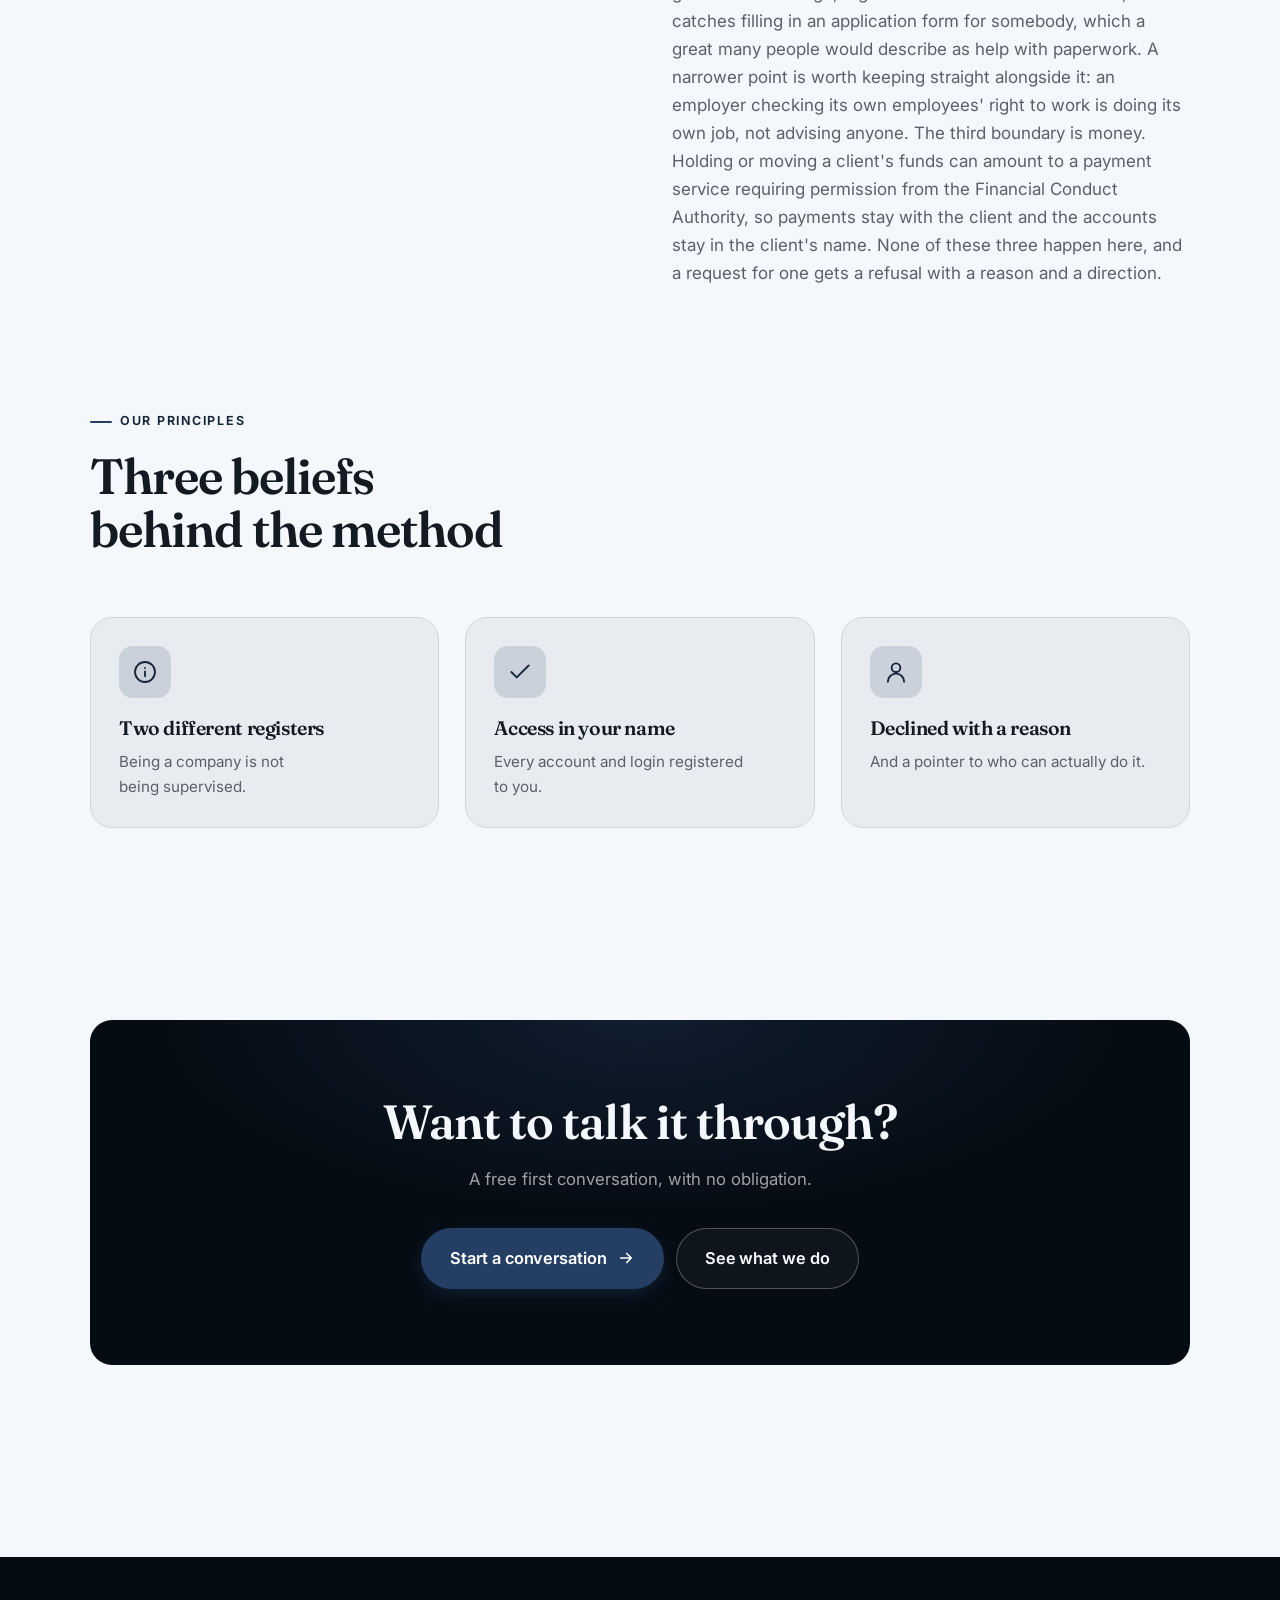
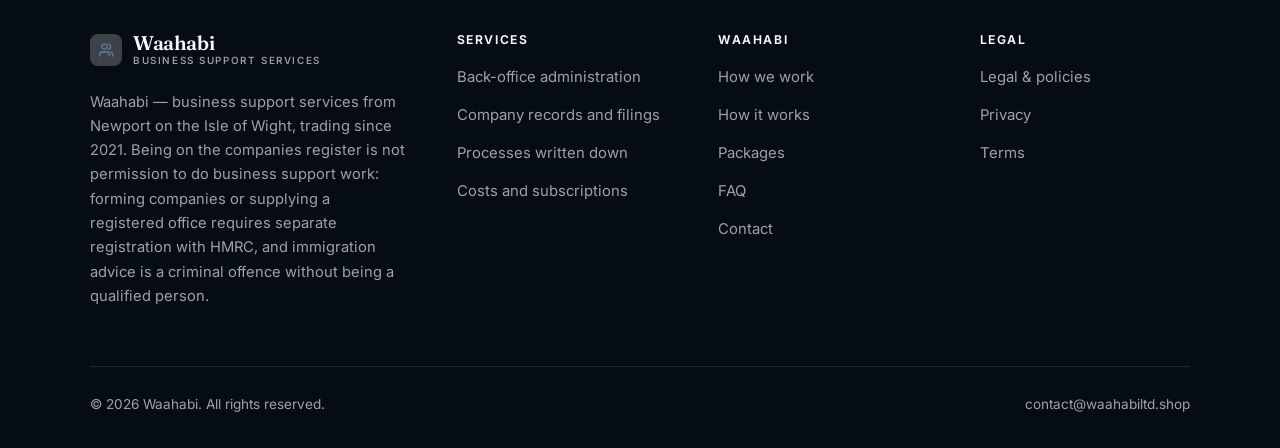
<file: about.html>
<!DOCTYPE html>
<html lang="en" class="no-js">
<head>
<meta charset="utf-8">
<meta name="viewport" content="width=device-width, initial-scale=1">
<title>How we work — Waahabi</title>
<meta name="description" content="About Waahabi. Ltd, business support services in Newport, Isle of Wight, company number 13820571.">
<link rel="canonical" href="https://waahabiltd.shop/about.html">

<meta property="og:type" content="website">
<meta property="og:url" content="https://waahabiltd.shop/about.html">
<meta property="og:site_name" content="Waahabi">
<meta property="og:locale" content="en_US">
<meta property="og:title" content="How we work — Waahabi">
<meta property="og:description" content="About Waahabi. Ltd, business support services in Newport, Isle of Wight, company number 13820571.">
<meta name="theme-color" content="#060c14">

<link rel="icon" href="assets/img/favicon.svg" type="image/svg+xml">
<link rel="preconnect" href="https://fonts.googleapis.com">
<link rel="preconnect" href="https://fonts.gstatic.com" crossorigin>
<link rel="stylesheet" href="https://fonts.googleapis.com/css2?family=Fraunces:opsz,wght@9..144,400;9..144,600;9..144,700&family=Inter:wght@400..700&display=swap">
<link rel="stylesheet" href="assets/css/style.css">

<!-- Thème appliqué avant le premier rendu (évite le flash) -->
<script>
document.documentElement.classList.remove('no-js');
(function(){try{var t=localStorage.getItem('site-theme');if(t){document.documentElement.setAttribute('data-theme',t);}}catch(e){}})();
</script>
</head>

<body>
<a class="skip-link" href="#main">Skip to main content</a>

<header class="site-header">
  <nav class="wrap nav" aria-label="Main navigation">
    <a class="brand" href="index.html">
      <svg class="brand__mark" viewBox="0 0 64 64" aria-hidden="true">
        <rect class="bm-bg" width="64" height="64" rx="16"/>
        <g class="bm-ic" transform="translate(14 14) scale(1.5)" fill="none" stroke-width="2.1" stroke-linecap="round" stroke-linejoin="round"><path d="M16.5 20v-1.5a4 4 0 0 0-4-4h-5a4 4 0 0 0-4 4V20"/><circle cx="10" cy="7.5" r="3.5"/><path d="M21 20v-1.5a4 4 0 0 0-3-3.9M15.5 4.1a3.5 3.5 0 0 1 0 6.8"/></g>
      </svg>
      <span>Waahabi<span class="brand__sub">BUSINESS SUPPORT SERVICES</span></span>
    </a>

    <ul class="nav__links" id="nav-links">
      <li><a href="index.html">Home</a></li>
      <li><a href="programs.html">Services</a></li>
      <li><a href="index.html#pricing">Packages</a></li>
      <li><a href="about.html" aria-current="page">How we work</a></li>
      <li><a href="contact.html">Contact</a></li>
      <li><a class="btn btn--primary" href="contact.html">Start a conversation</a></li>
    </ul>

    <div class="nav__cta">
      <button class="theme-toggle" type="button" aria-label="Switch to dark theme">
        <svg class="icon-sun" viewBox="0 0 24 24" fill="none" stroke="currentColor" stroke-width="1.8" stroke-linecap="round" aria-hidden="true"><circle cx="12" cy="12" r="4"/><path d="M12 2v2m0 16v2M2 12h2m16 0h2M4.9 4.9l1.4 1.4m11.4 11.4 1.4 1.4M19.1 4.9l-1.4 1.4M6.3 17.7l-1.4 1.4"/></svg>
        <svg class="icon-moon" viewBox="0 0 24 24" fill="none" stroke="currentColor" stroke-width="1.8" stroke-linecap="round" stroke-linejoin="round" aria-hidden="true"><path d="M21 12.8A9 9 0 1 1 11.2 3a7 7 0 0 0 9.8 9.8z"/></svg>
      </button>
      <a class="btn btn--primary" href="contact.html">Start a conversation</a>
      <button class="nav__toggle" type="button" aria-expanded="false" aria-controls="nav-links" aria-label="Open menu">
        <svg class="icon-open" viewBox="0 0 24 24" fill="none" stroke="currentColor" stroke-width="2" stroke-linecap="round" aria-hidden="true"><path d="M3 6h18M3 12h18M3 18h18"/></svg>
        <svg class="icon-close" viewBox="0 0 24 24" fill="none" stroke="currentColor" stroke-width="2" stroke-linecap="round" aria-hidden="true"><path d="M6 6l12 12M18 6L6 18"/></svg>
      </button>
    </div>
  </nav>
</header>

<main id="main">

<section class="page-head">
  <div class="wrap">
    <nav class="breadcrumb" aria-label="Breadcrumb">
      <a href="index.html">Home</a><span>/</span><span aria-current="page">How we work</span>
    </nav>
    <h1>An unregulated label</h1>
    <p>Anybody may offer business support. That is exactly why the edges should be published.</p>
  </div>
</section>

<section class="section wrap">
  <div class="split reveal">
    <div class="split__art">
      <svg viewBox="0 0 520 420" role="img" aria-label="Example of a typical week: Intake, Records, Filings, Process, Costs, Review.">
        <rect width="520" height="420" rx="20" fill="#e5eaf0"/>
        <circle cx="450" cy="54" r="96" fill="#243f63" opacity=".12"/>
        <g style="font-family: var(--font-body)">
        <text x="40" y="62" font-size="22" font-weight="700" fill="#060c14" style="font-family: var(--font-display)">A typical week</text>
        <text x="80" y="100" text-anchor="middle" font-size="13" font-weight="600" fill="#71767c">Mon</text>
        <rect x="40" y="112" width="80" height="262" rx="12" fill="#f4f7fb"/>
        <rect x="46" y="133" width="68" height="85" rx="9" fill="#bec7d3"/>
        <text x="80" y="155" text-anchor="middle" font-size="11" font-weight="650" fill="#060c14">Intake</text>
        <text x="172" y="100" text-anchor="middle" font-size="13" font-weight="600" fill="#71767c">Tue</text>
        <rect x="132" y="112" width="80" height="262" rx="12" fill="#f4f7fb"/>
        <rect x="138" y="208" width="68" height="105" rx="9" fill="#243f63"/>
        <text x="172" y="230" text-anchor="middle" font-size="11" font-weight="650" fill="#ffffff">Records</text>
        <text x="264" y="100" text-anchor="middle" font-size="13" font-weight="600" fill="#71767c">Wed</text>
        <rect x="224" y="112" width="80" height="262" rx="12" fill="#f4f7fb"/>
        <rect x="230" y="148" width="68" height="75" rx="9" fill="#bec7d3"/>
        <text x="264" y="170" text-anchor="middle" font-size="11" font-weight="650" fill="#060c14">Filings</text>
        <text x="356" y="100" text-anchor="middle" font-size="13" font-weight="600" fill="#71767c">Thu</text>
        <rect x="316" y="112" width="80" height="262" rx="12" fill="#f4f7fb"/>
        <rect x="322" y="243" width="68" height="85" rx="9" fill="#060c14"/>
        <text x="356" y="265" text-anchor="middle" font-size="11" font-weight="650" fill="#f4f7fb">Process</text>
        <text x="448" y="100" text-anchor="middle" font-size="13" font-weight="600" fill="#71767c">Fri</text>
        <rect x="408" y="112" width="80" height="262" rx="12" fill="#f4f7fb"/>
        <rect x="414" y="173" width="68" height="115" rx="9" fill="#bec7d3"/>
        <text x="448" y="195" text-anchor="middle" font-size="11" font-weight="650" fill="#060c14">Costs</text>
        </g>
      </svg>
    </div>
    <div>
      <span class="eyebrow">How we work</span>
      <h2>Why the boundaries are on the front page</h2>
      <p>Business support is not a protected description, is not licensed, and requires no qualification. A buyer looking at two providers therefore has nothing objective to compare, which is an unusual position in commercial life and not a comfortable one. The most useful thing a provider in that position can do is publish where its own work stops, because the requests that arrive are not evenly distributed: a predictable handful of them fall just outside the unregulated space, and a provider who says yes to those is either unaware of the position or indifferent to it.</p>
      <p>The first of them is the one almost nobody connects to themselves. The money laundering regulations define a trust or company service provider by what it does — forming companies for other people, providing a registered office or business address, acting or arranging for another to act as director, secretary or partner, acting or arranging for a nominee shareholder — and anyone carrying on those activities by way of business must be registered with HMRC for anti-money-laundering supervision. Carrying them on without registration is an offence. The reason this gets missed is almost linguistic: a provider reasons that it is a registered company and therefore registered. Those are different registers, and HMRC publishes who is on its one, which makes checking a provider genuinely quick.</p>
      <p>The second boundary is sharper still because it is criminal rather than regulatory. Providing immigration advice or immigration services in the course of a business is an offence unless the person is a qualified person — regulated by the Immigration Advice Authority, formerly the Office of the Immigration Services Commissioner, or a solicitor, barrister or legal executive regulated by a designated professional body. It catches advice given free of charge, if given in the course of a business, and it catches filling in an application form for somebody, which a great many people would describe as help with paperwork. A narrower point is worth keeping straight alongside it: an employer checking its own employees' right to work is doing its own job, not advising anyone. The third boundary is money. Holding or moving a client's funds can amount to a payment service requiring permission from the Financial Conduct Authority, so payments stay with the client and the accounts stay in the client's name. None of these three happen here, and a request for one gets a refusal with a reason and a direction.</p>
      <!--
        TO DO: add a short introduction of the coach (name, real background),
        with a photo if possible. Do not invent credentials — see README.md.
      -->
    </div>
  </div>
</section>

<section class="section section--flush wrap">
  <div class="section-head reveal">
    <span class="eyebrow">Our principles</span>
    <h2>Three beliefs behind the method</h2>
  </div>
  <div class="grid grid--3 reveal-group">
    <article class="card">
      <div class="card__icon"><svg viewBox="0 0 24 24" fill="none" stroke="currentColor" stroke-width="1.7" stroke-linecap="round" stroke-linejoin="round" aria-hidden="true"><circle cx="12" cy="12" r="9.2"/><path d="M12 16v-4.5M12 8.2v.1"/></svg></div>
      <h3>Two different registers</h3>
      <p>Being a company is not being supervised.</p>
    </article>
    <article class="card">
      <div class="card__icon"><svg viewBox="0 0 24 24" fill="none" stroke="currentColor" stroke-width="1.7" stroke-linecap="round" stroke-linejoin="round" aria-hidden="true"><path d="M20 6 9 17l-5-5"/></svg></div>
      <h3>Access in your name</h3>
      <p>Every account and login registered to you.</p>
    </article>
    <article class="card">
      <div class="card__icon"><svg viewBox="0 0 24 24" fill="none" stroke="currentColor" stroke-width="1.7" stroke-linecap="round" stroke-linejoin="round" aria-hidden="true"><circle cx="12" cy="8" r="4"/><path d="M4.5 21a7.5 7.5 0 0 1 15 0"/></svg></div>
      <h3>Declined with a reason</h3>
      <p>And a pointer to who can actually do it.</p>
    </article>
  </div>
</section>

<section class="wrap section--tight">
  <div class="cta-band reveal">
    <h2>Want to talk it through?</h2>
    <p>A free first conversation, with no obligation.</p>
    <div class="hero__actions">
      <a class="btn btn--primary btn--lg" href="contact.html">Start a conversation <svg viewBox="0 0 24 24" fill="none" stroke="currentColor" stroke-width="2.2" stroke-linecap="round" stroke-linejoin="round" aria-hidden="true"><path d="M5 12h14M13 6l6 6-6 6"/></svg></a>
      <a class="btn btn--on-dark btn--lg" href="programs.html">See what we do</a>
    </div>
  </div>
</section>

</main>

<footer class="site-footer">
  <div class="wrap">
    <div class="footer__grid">
      <div class="footer__brand">
        <a class="brand" href="index.html">
          <svg class="brand__mark" viewBox="0 0 64 64" aria-hidden="true">
        <rect class="bm-bg" width="64" height="64" rx="16"/>
        <g class="bm-ic" transform="translate(14 14) scale(1.5)" fill="none" stroke-width="2.1" stroke-linecap="round" stroke-linejoin="round"><path d="M16.5 20v-1.5a4 4 0 0 0-4-4h-5a4 4 0 0 0-4 4V20"/><circle cx="10" cy="7.5" r="3.5"/><path d="M21 20v-1.5a4 4 0 0 0-3-3.9M15.5 4.1a3.5 3.5 0 0 1 0 6.8"/></g>
      </svg>
          <span>Waahabi<span class="brand__sub">BUSINESS SUPPORT SERVICES</span></span>
        </a>
        <p>Waahabi — business support services from Newport on the Isle of Wight, trading since 2021. Being on the companies register is not permission to do business support work: forming companies or supplying a registered office requires separate registration with HMRC, and immigration advice is a criminal offence without being a qualified person.</p>
      </div>

      <div class="footer__col">
        <h4>Services</h4>
        <ul>
          <li><a href="programs.html#admin">Back-office administration</a></li>
          <li><a href="programs.html#records">Company records and filings</a></li>
          <li><a href="programs.html#process">Processes written down</a></li>
          <li><a href="programs.html#costs">Costs and subscriptions</a></li>
        </ul>
      </div>

      <div class="footer__col">
        <h4>Waahabi</h4>
        <ul>
          <li><a href="about.html">How we work</a></li>
          <li><a href="index.html#how-it-works">How it works</a></li>
          <li><a href="index.html#pricing">Packages</a></li>
          <li><a href="index.html#faq">FAQ</a></li>
          <li><a href="contact.html">Contact</a></li>
        </ul>
      </div>

      <div class="footer__col">
        <h4>Legal</h4>
        <ul>
          <li><a href="legal.html">Legal &amp; policies</a></li>
          <li><a href="legal.html#privacy">Privacy</a></li>
          <li><a href="legal.html#terms">Terms</a></li>
        </ul>
      </div>
    </div>

    <div class="footer__bottom">
      <p>© <span data-year>2026</span> Waahabi. All rights reserved.</p>
      <p><a href="mailto:contact@waahabiltd.shop">contact@waahabiltd.shop</a></p>
    </div>
  </div>
</footer>

<script src="assets/js/main.js" defer></script>
</body>
</html>
</file>
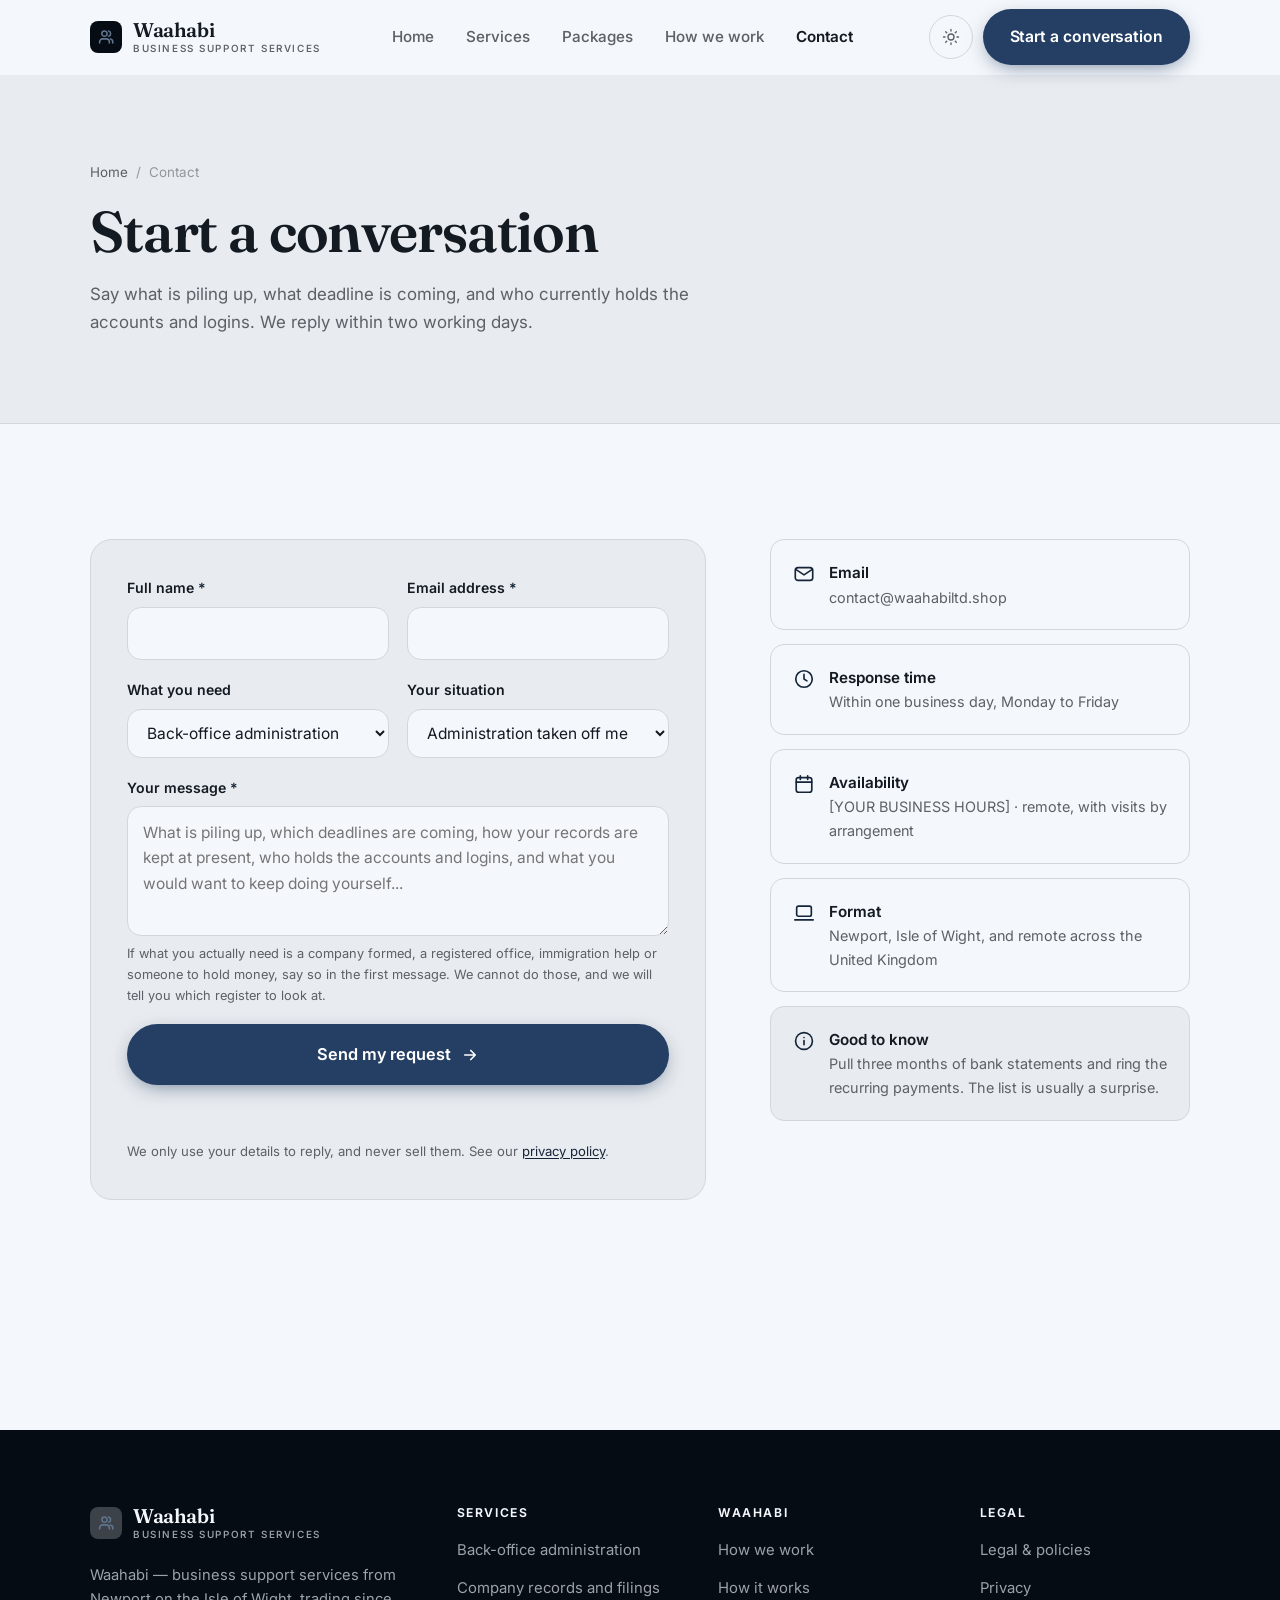
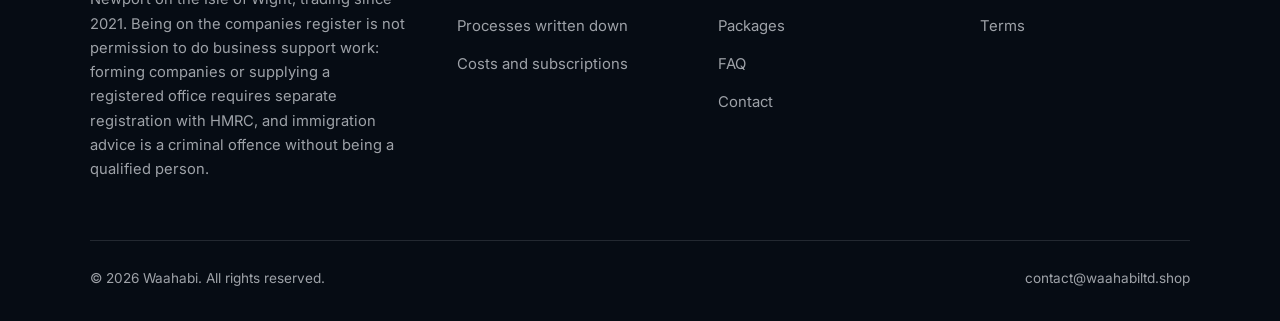
<file: contact.html>
<!DOCTYPE html>
<html lang="en" class="no-js">
<head>
<meta charset="utf-8">
<meta name="viewport" content="width=device-width, initial-scale=1">
<title>Contact — Waahabi</title>
<meta name="description" content="Contact Waahabi. Ltd in Newport, Isle of Wight, about back-office administration, company records, processes or a cost review. We reply within two working days.">
<link rel="canonical" href="https://waahabiltd.shop/contact.html">

<meta property="og:type" content="website">
<meta property="og:url" content="https://waahabiltd.shop/contact.html">
<meta property="og:site_name" content="Waahabi">
<meta property="og:locale" content="en_US">
<meta property="og:title" content="Contact — Waahabi">
<meta property="og:description" content="Contact Waahabi. Ltd in Newport, Isle of Wight, about back-office administration, company records, processes or a cost review. We reply within two working days.">
<meta name="theme-color" content="#060c14">

<link rel="icon" href="assets/img/favicon.svg" type="image/svg+xml">
<link rel="preconnect" href="https://fonts.googleapis.com">
<link rel="preconnect" href="https://fonts.gstatic.com" crossorigin>
<link rel="stylesheet" href="https://fonts.googleapis.com/css2?family=Fraunces:opsz,wght@9..144,400;9..144,600;9..144,700&family=Inter:wght@400..700&display=swap">
<link rel="stylesheet" href="assets/css/style.css">

<!-- Thème appliqué avant le premier rendu (évite le flash) -->
<script>
document.documentElement.classList.remove('no-js');
(function(){try{var t=localStorage.getItem('site-theme');if(t){document.documentElement.setAttribute('data-theme',t);}}catch(e){}})();
</script>
</head>

<body>
<a class="skip-link" href="#main">Skip to main content</a>

<header class="site-header">
  <nav class="wrap nav" aria-label="Main navigation">
    <a class="brand" href="index.html">
      <svg class="brand__mark" viewBox="0 0 64 64" aria-hidden="true">
        <rect class="bm-bg" width="64" height="64" rx="16"/>
        <g class="bm-ic" transform="translate(14 14) scale(1.5)" fill="none" stroke-width="2.1" stroke-linecap="round" stroke-linejoin="round"><path d="M16.5 20v-1.5a4 4 0 0 0-4-4h-5a4 4 0 0 0-4 4V20"/><circle cx="10" cy="7.5" r="3.5"/><path d="M21 20v-1.5a4 4 0 0 0-3-3.9M15.5 4.1a3.5 3.5 0 0 1 0 6.8"/></g>
      </svg>
      <span>Waahabi<span class="brand__sub">BUSINESS SUPPORT SERVICES</span></span>
    </a>

    <ul class="nav__links" id="nav-links">
      <li><a href="index.html">Home</a></li>
      <li><a href="programs.html">Services</a></li>
      <li><a href="index.html#pricing">Packages</a></li>
      <li><a href="about.html">How we work</a></li>
      <li><a href="contact.html" aria-current="page">Contact</a></li>
      <li><a class="btn btn--primary" href="contact.html">Start a conversation</a></li>
    </ul>

    <div class="nav__cta">
      <button class="theme-toggle" type="button" aria-label="Switch to dark theme">
        <svg class="icon-sun" viewBox="0 0 24 24" fill="none" stroke="currentColor" stroke-width="1.8" stroke-linecap="round" aria-hidden="true"><circle cx="12" cy="12" r="4"/><path d="M12 2v2m0 16v2M2 12h2m16 0h2M4.9 4.9l1.4 1.4m11.4 11.4 1.4 1.4M19.1 4.9l-1.4 1.4M6.3 17.7l-1.4 1.4"/></svg>
        <svg class="icon-moon" viewBox="0 0 24 24" fill="none" stroke="currentColor" stroke-width="1.8" stroke-linecap="round" stroke-linejoin="round" aria-hidden="true"><path d="M21 12.8A9 9 0 1 1 11.2 3a7 7 0 0 0 9.8 9.8z"/></svg>
      </button>
      <a class="btn btn--primary" href="contact.html">Start a conversation</a>
      <button class="nav__toggle" type="button" aria-expanded="false" aria-controls="nav-links" aria-label="Open menu">
        <svg class="icon-open" viewBox="0 0 24 24" fill="none" stroke="currentColor" stroke-width="2" stroke-linecap="round" aria-hidden="true"><path d="M3 6h18M3 12h18M3 18h18"/></svg>
        <svg class="icon-close" viewBox="0 0 24 24" fill="none" stroke="currentColor" stroke-width="2" stroke-linecap="round" aria-hidden="true"><path d="M6 6l12 12M18 6L6 18"/></svg>
      </button>
    </div>
  </nav>
</header>

<main id="main">

<section class="page-head">
  <div class="wrap">
    <nav class="breadcrumb" aria-label="Breadcrumb">
      <a href="index.html">Home</a><span>/</span><span aria-current="page">Contact</span>
    </nav>
    <h1>Start a conversation</h1>
    <p>Say what is piling up, what deadline is coming, and who currently holds the accounts and logins. We reply within two working days.</p>
  </div>
</section>

<section class="section wrap">
  <div class="form-layout">

    <!--
      FORM: the action attribute holds a placeholder id. Create a free form at
      https://formspree.io and replace VOTRE_ID_FORMSPREE. Until then, the button
      opens the visitor's email app with a pre-filled message to contact@waahabiltd.shop.
    -->
    <form class="form" id="contact-form" action="https://formspree.io/f/VOTRE_ID_FORMSPREE" method="POST"
          data-email="contact@waahabiltd.shop" data-subject="Business support enquiry"
          data-msg-mail="Your email app will open with the message ready to send." data-msg-sending="Sending…"
          data-msg-ok="Thanks! Your message is on its way. We reply within one business day." data-msg-err="Sending failed. Please email us directly at">
      <div class="form__row">
        <div class="field">
          <label for="nom">Full name <span class="req" aria-hidden="true">*</span></label>
          <input type="text" id="nom" name="nom" autocomplete="name" required>
        </div>
        <div class="field">
          <label for="email">Email address <span class="req" aria-hidden="true">*</span></label>
          <input type="email" id="email" name="email" autocomplete="email" required>
        </div>
      </div>

      <div class="form__row">
        <div class="field">
          <label for="programme">What you need</label>
          <select id="programme" name="programme">
            <option>Back-office administration</option>
            <option>Company records and filings</option>
            <option>Processes written down</option>
            <option>Costs and subscriptions</option>
            <option>Not sure yet</option>
          </select>
        </div>
        <div class="field">
          <label for="niveau">Your situation</label>
          <select id="niveau" name="niveau">
            <option>Administration taken off me</option>
            <option>Company records and deadlines</option>
            <option>A process written down</option>
            <option>Costs and subscriptions reviewed</option>
          </select>
        </div>
      </div>

      <div class="field">
        <label for="message">Your message <span class="req" aria-hidden="true">*</span></label>
        <textarea id="message" name="message" required placeholder="What is piling up, which deadlines are coming, how your records are kept at present, who holds the accounts and logins, and what you would want to keep doing yourself..."></textarea>
        <span class="field__hint">If what you actually need is a company formed, a registered office, immigration help or someone to hold money, say so in the first message. We cannot do those, and we will tell you which register to look at.</span>
      </div>

      <!-- Bot trap: hidden from humans -->
      <div class="visually-hidden" aria-hidden="true">
        <label for="site-web">Leave this field empty</label>
        <input type="text" id="site-web" name="_gotcha" tabindex="-1" autocomplete="off">
      </div>

      <button class="btn btn--primary btn--lg" type="submit">Send my request <svg viewBox="0 0 24 24" fill="none" stroke="currentColor" stroke-width="2.2" stroke-linecap="round" stroke-linejoin="round" aria-hidden="true"><path d="M5 12h14M13 6l6 6-6 6"/></svg></button>

      <p id="form-status" class="form__status" role="status" aria-live="polite"></p>

      <p class="form__note">
        We only use your details to reply, and never sell them. See our <a href="legal.html#privacy">privacy policy</a>.
      </p>
    </form>

    <aside class="contact-aside">
      <div class="contact-card">
        <svg viewBox="0 0 24 24" fill="none" stroke="currentColor" stroke-width="1.8" stroke-linecap="round" stroke-linejoin="round" aria-hidden="true"><rect x="2.5" y="5" width="19" height="14" rx="3"/><path d="M3 7l9 6 9-6"/></svg>
        <div><b>Email</b><a href="mailto:contact@waahabiltd.shop">contact@waahabiltd.shop</a></div>
      </div>
      <div class="contact-card">
        <svg viewBox="0 0 24 24" fill="none" stroke="currentColor" stroke-width="1.8" stroke-linecap="round" stroke-linejoin="round" aria-hidden="true"><circle cx="12" cy="12" r="9"/><path d="M12 7v5l3.2 2"/></svg>
        <div><b>Response time</b><span>Within one business day, Monday to Friday</span></div>
      </div>
      <div class="contact-card">
        <svg viewBox="0 0 24 24" fill="none" stroke="currentColor" stroke-width="1.8" stroke-linecap="round" stroke-linejoin="round" aria-hidden="true"><rect x="3.5" y="5" width="17" height="16" rx="2.5"/><path d="M8 3v4M16 3v4M3.5 10h17"/></svg>
        <div><b>Availability</b><span>[YOUR BUSINESS HOURS] · remote, with visits by arrangement</span></div>
      </div>
      <div class="contact-card">
        <svg viewBox="0 0 24 24" fill="none" stroke="currentColor" stroke-width="1.8" stroke-linecap="round" stroke-linejoin="round" aria-hidden="true"><rect x="4" y="4.5" width="16" height="11" rx="2"/><path d="M2 19.5h20"/></svg>
        <div><b>Format</b><span>Newport, Isle of Wight, and remote across the United Kingdom</span></div>
      </div>
      <div class="contact-card contact-card--soft">
        <svg viewBox="0 0 24 24" fill="none" stroke="currentColor" stroke-width="1.8" stroke-linecap="round" stroke-linejoin="round" aria-hidden="true"><circle cx="12" cy="12" r="9.2"/><path d="M12 16v-4.5M12 8.2v.1"/></svg>
        <div><b>Good to know</b><span>Pull three months of bank statements and ring the recurring payments. The list is usually a surprise.</span></div>
      </div>
    </aside>

  </div>
</section>

</main>

<footer class="site-footer">
  <div class="wrap">
    <div class="footer__grid">
      <div class="footer__brand">
        <a class="brand" href="index.html">
          <svg class="brand__mark" viewBox="0 0 64 64" aria-hidden="true">
        <rect class="bm-bg" width="64" height="64" rx="16"/>
        <g class="bm-ic" transform="translate(14 14) scale(1.5)" fill="none" stroke-width="2.1" stroke-linecap="round" stroke-linejoin="round"><path d="M16.5 20v-1.5a4 4 0 0 0-4-4h-5a4 4 0 0 0-4 4V20"/><circle cx="10" cy="7.5" r="3.5"/><path d="M21 20v-1.5a4 4 0 0 0-3-3.9M15.5 4.1a3.5 3.5 0 0 1 0 6.8"/></g>
      </svg>
          <span>Waahabi<span class="brand__sub">BUSINESS SUPPORT SERVICES</span></span>
        </a>
        <p>Waahabi — business support services from Newport on the Isle of Wight, trading since 2021. Being on the companies register is not permission to do business support work: forming companies or supplying a registered office requires separate registration with HMRC, and immigration advice is a criminal offence without being a qualified person.</p>
      </div>

      <div class="footer__col">
        <h4>Services</h4>
        <ul>
          <li><a href="programs.html#admin">Back-office administration</a></li>
          <li><a href="programs.html#records">Company records and filings</a></li>
          <li><a href="programs.html#process">Processes written down</a></li>
          <li><a href="programs.html#costs">Costs and subscriptions</a></li>
        </ul>
      </div>

      <div class="footer__col">
        <h4>Waahabi</h4>
        <ul>
          <li><a href="about.html">How we work</a></li>
          <li><a href="index.html#how-it-works">How it works</a></li>
          <li><a href="index.html#pricing">Packages</a></li>
          <li><a href="index.html#faq">FAQ</a></li>
          <li><a href="contact.html">Contact</a></li>
        </ul>
      </div>

      <div class="footer__col">
        <h4>Legal</h4>
        <ul>
          <li><a href="legal.html">Legal &amp; policies</a></li>
          <li><a href="legal.html#privacy">Privacy</a></li>
          <li><a href="legal.html#terms">Terms</a></li>
        </ul>
      </div>
    </div>

    <div class="footer__bottom">
      <p>© <span data-year>2026</span> Waahabi. All rights reserved.</p>
      <p><a href="mailto:contact@waahabiltd.shop">contact@waahabiltd.shop</a></p>
    </div>
  </div>
</footer>

<script src="assets/js/main.js" defer></script>
</body>
</html>
</file>
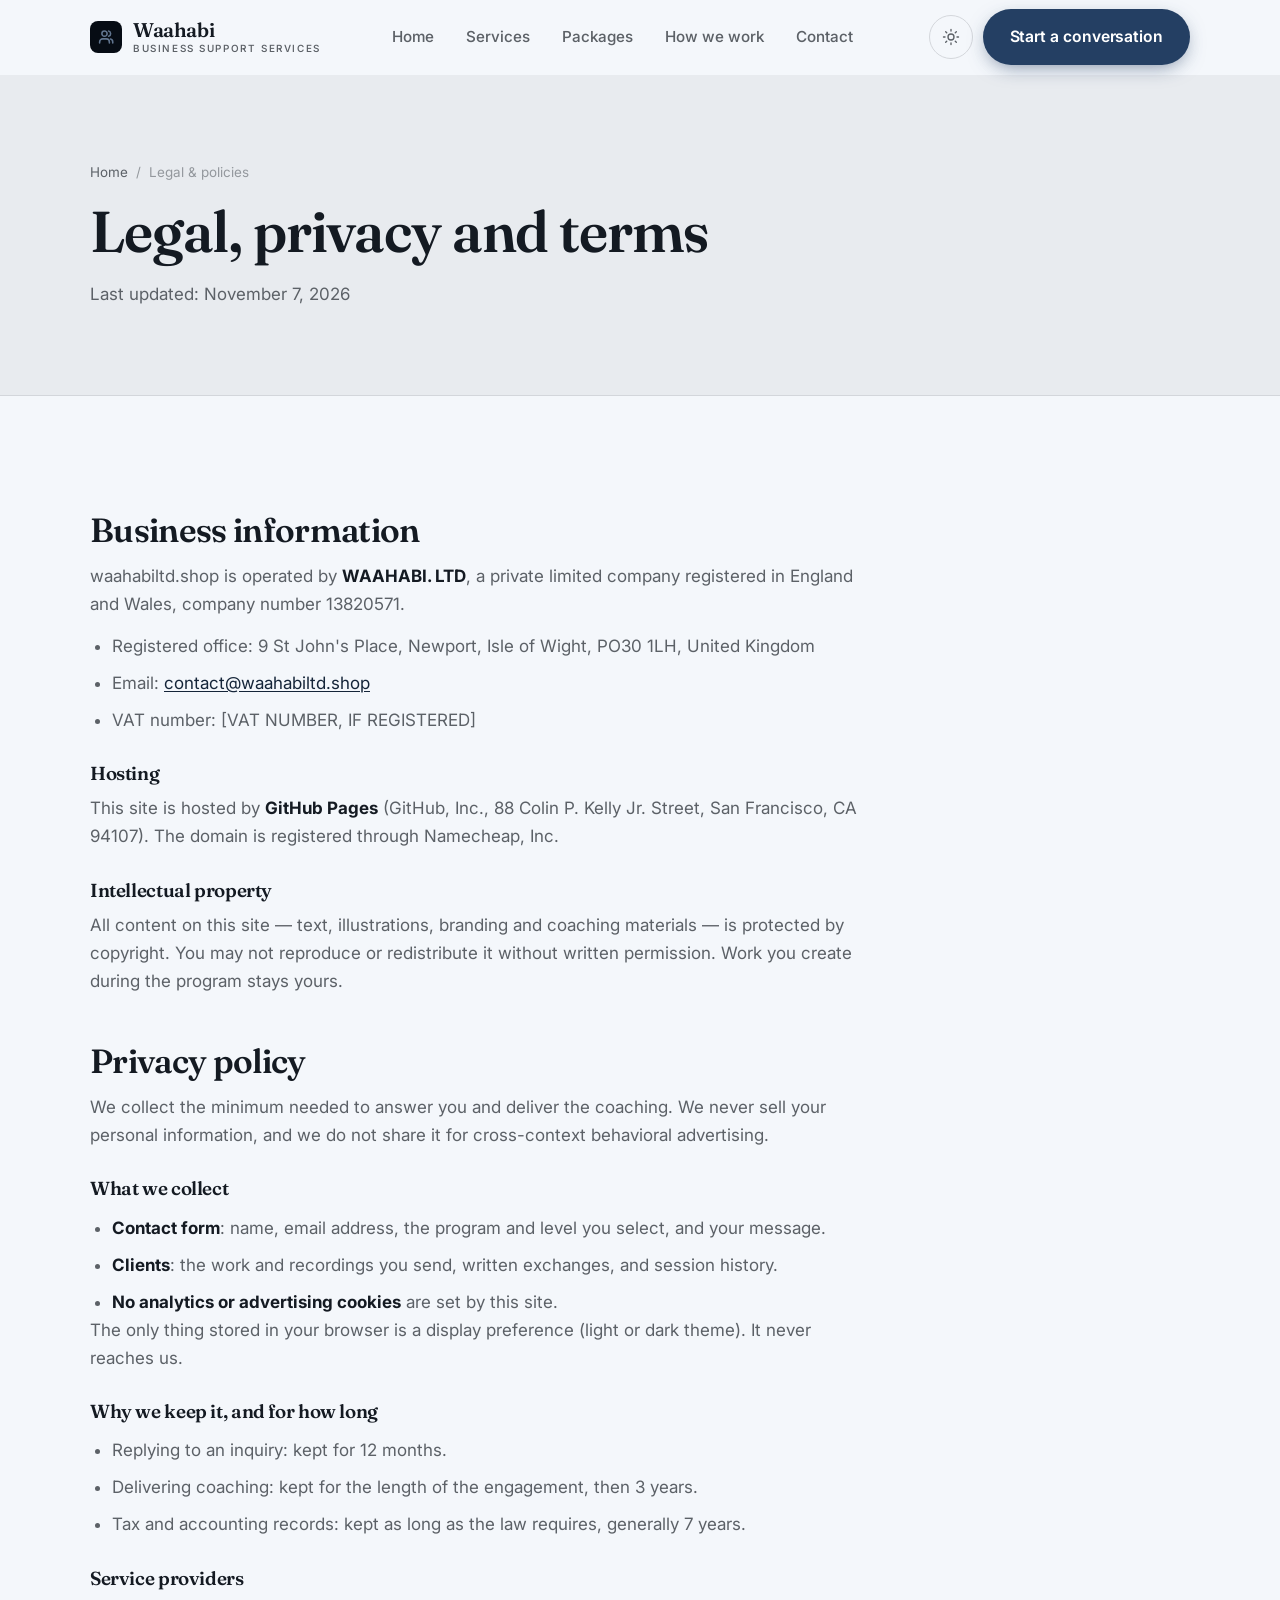
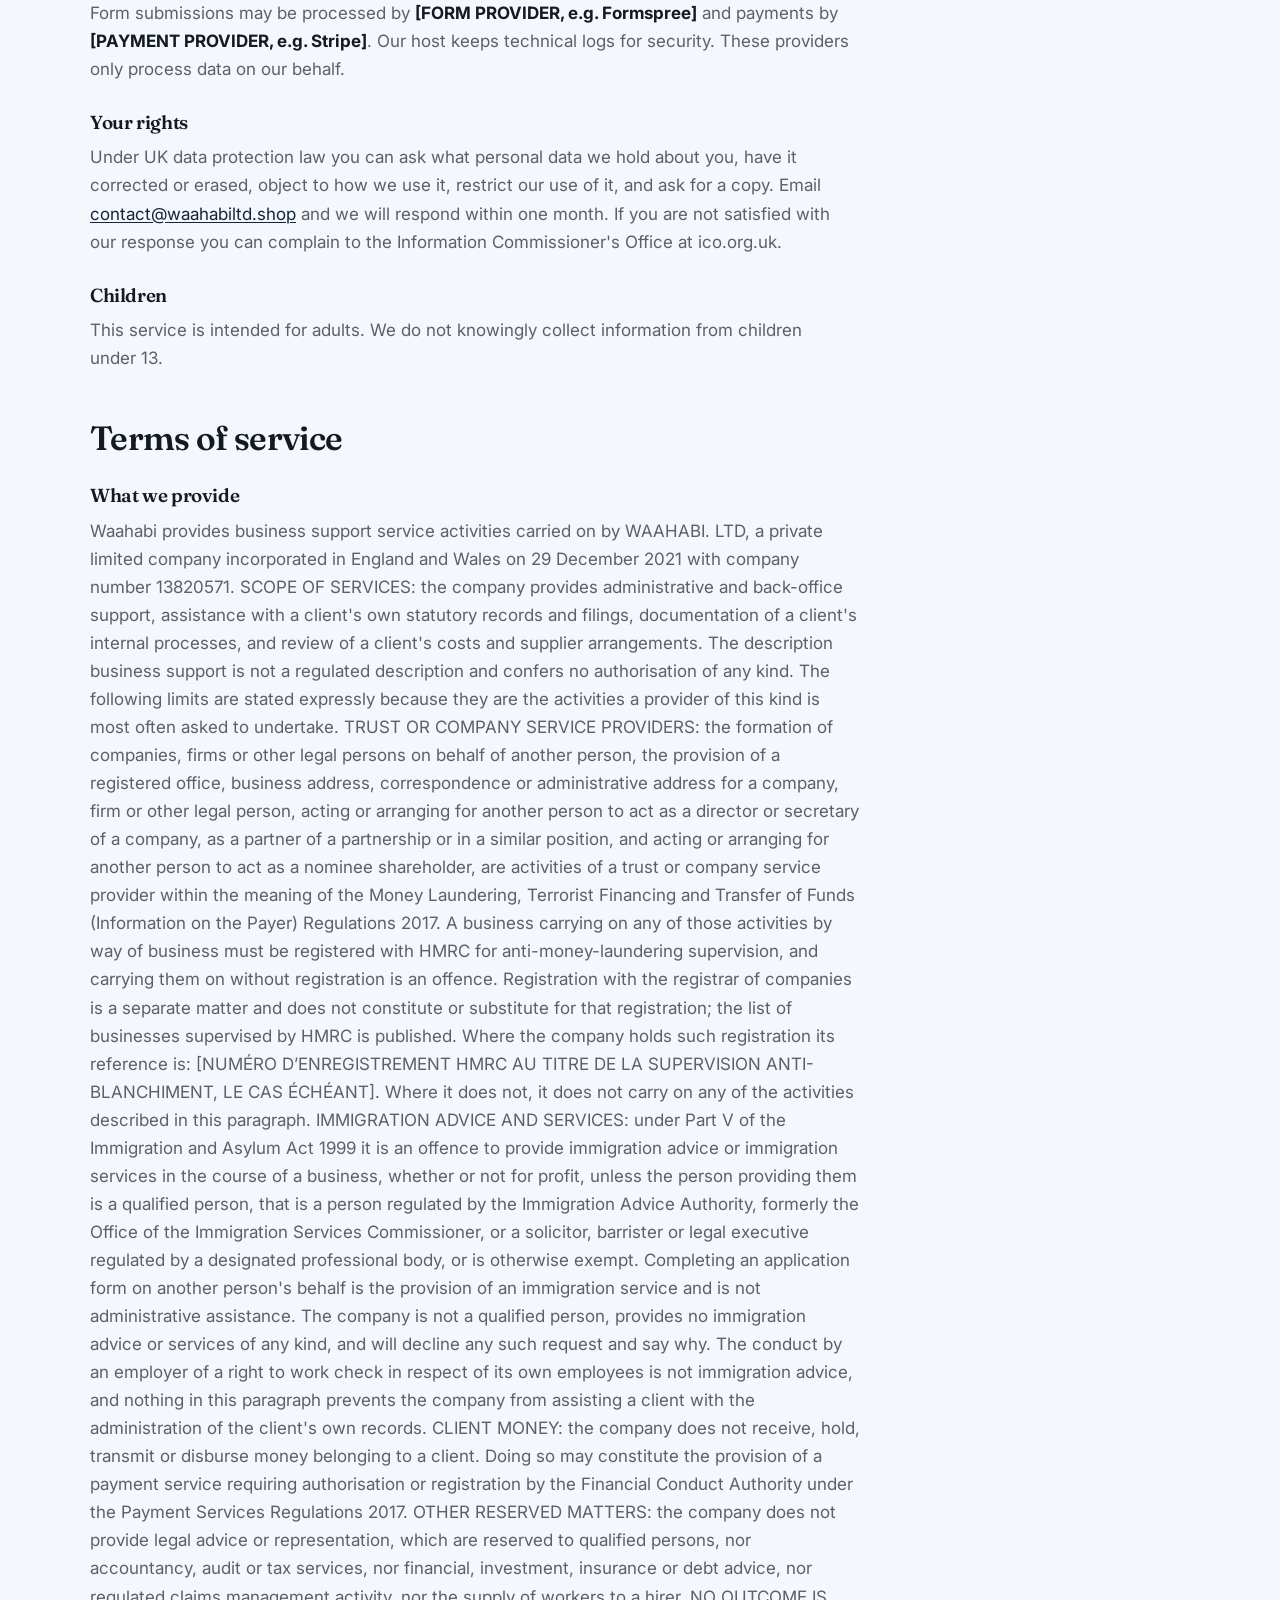
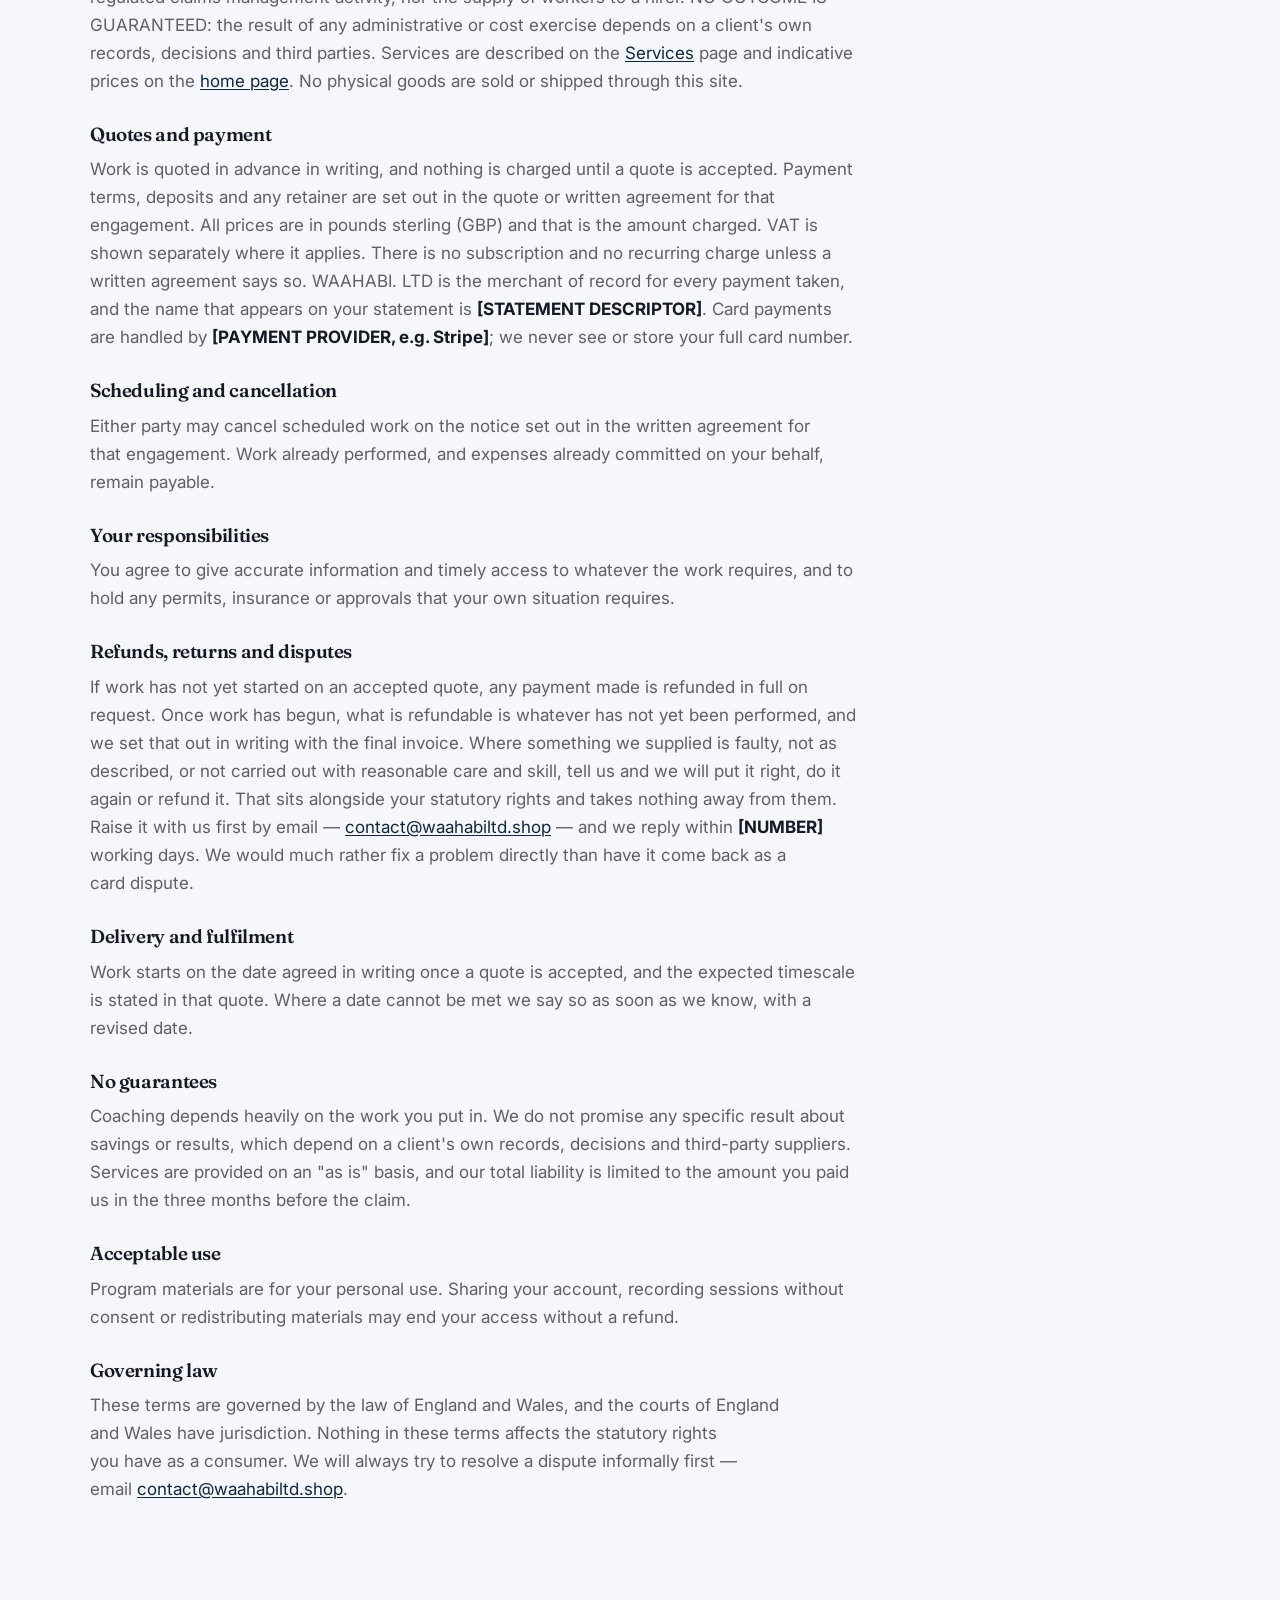
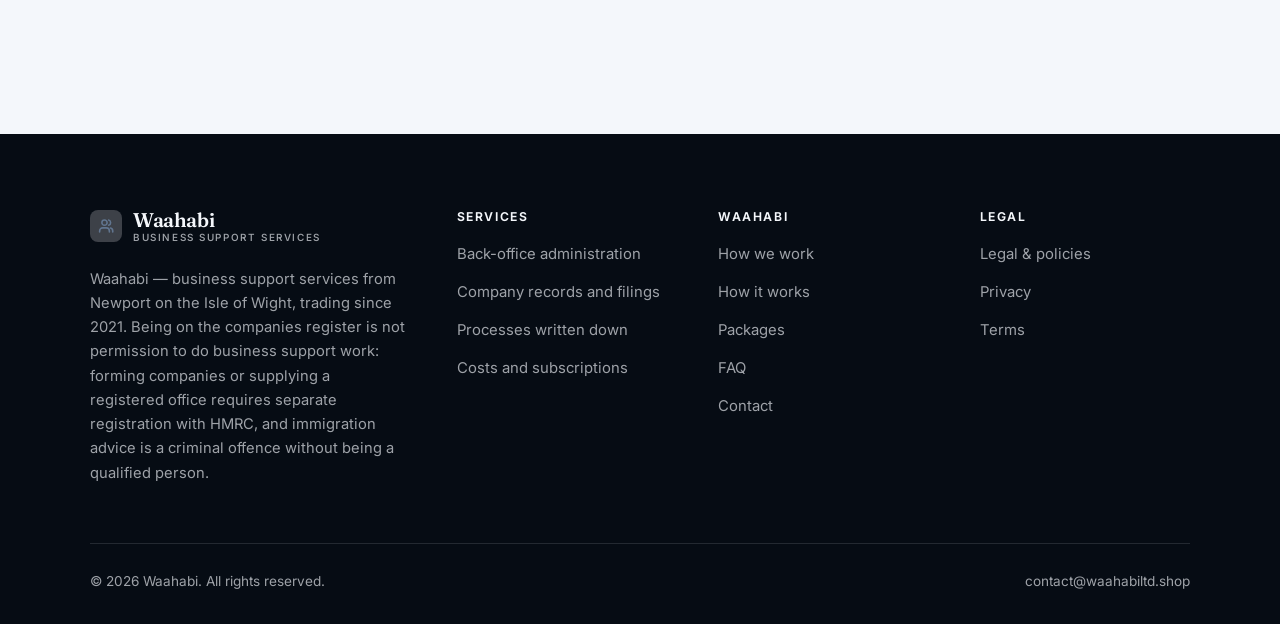
<file: legal.html>
<!DOCTYPE html>
<html lang="en" class="no-js">
<head>
<meta charset="utf-8">
<meta name="viewport" content="width=device-width, initial-scale=1">
<title>Legal, privacy and terms — Waahabi</title>
<meta name="description" content="Business information, privacy policy and terms of service for Waahabi.">
<meta name="robots" content="noindex">

<meta property="og:type" content="website">
<meta property="og:url" content="https://waahabiltd.shop/legal.html">
<meta property="og:site_name" content="Waahabi">
<meta property="og:locale" content="en_US">
<meta property="og:title" content="Legal, privacy and terms — Waahabi">
<meta property="og:description" content="Business information, privacy policy and terms of service for Waahabi.">
<meta name="theme-color" content="#060c14">

<link rel="icon" href="assets/img/favicon.svg" type="image/svg+xml">
<link rel="preconnect" href="https://fonts.googleapis.com">
<link rel="preconnect" href="https://fonts.gstatic.com" crossorigin>
<link rel="stylesheet" href="https://fonts.googleapis.com/css2?family=Fraunces:opsz,wght@9..144,400;9..144,600;9..144,700&family=Inter:wght@400..700&display=swap">
<link rel="stylesheet" href="assets/css/style.css">

<!-- Thème appliqué avant le premier rendu (évite le flash) -->
<script>
document.documentElement.classList.remove('no-js');
(function(){try{var t=localStorage.getItem('site-theme');if(t){document.documentElement.setAttribute('data-theme',t);}}catch(e){}})();
</script>
</head>

<body>
<a class="skip-link" href="#main">Skip to main content</a>

<header class="site-header">
  <nav class="wrap nav" aria-label="Main navigation">
    <a class="brand" href="index.html">
      <svg class="brand__mark" viewBox="0 0 64 64" aria-hidden="true">
        <rect class="bm-bg" width="64" height="64" rx="16"/>
        <g class="bm-ic" transform="translate(14 14) scale(1.5)" fill="none" stroke-width="2.1" stroke-linecap="round" stroke-linejoin="round"><path d="M16.5 20v-1.5a4 4 0 0 0-4-4h-5a4 4 0 0 0-4 4V20"/><circle cx="10" cy="7.5" r="3.5"/><path d="M21 20v-1.5a4 4 0 0 0-3-3.9M15.5 4.1a3.5 3.5 0 0 1 0 6.8"/></g>
      </svg>
      <span>Waahabi<span class="brand__sub">BUSINESS SUPPORT SERVICES</span></span>
    </a>

    <ul class="nav__links" id="nav-links">
      <li><a href="index.html">Home</a></li>
      <li><a href="programs.html">Services</a></li>
      <li><a href="index.html#pricing">Packages</a></li>
      <li><a href="about.html">How we work</a></li>
      <li><a href="contact.html">Contact</a></li>
      <li><a class="btn btn--primary" href="contact.html">Start a conversation</a></li>
    </ul>

    <div class="nav__cta">
      <button class="theme-toggle" type="button" aria-label="Switch to dark theme">
        <svg class="icon-sun" viewBox="0 0 24 24" fill="none" stroke="currentColor" stroke-width="1.8" stroke-linecap="round" aria-hidden="true"><circle cx="12" cy="12" r="4"/><path d="M12 2v2m0 16v2M2 12h2m16 0h2M4.9 4.9l1.4 1.4m11.4 11.4 1.4 1.4M19.1 4.9l-1.4 1.4M6.3 17.7l-1.4 1.4"/></svg>
        <svg class="icon-moon" viewBox="0 0 24 24" fill="none" stroke="currentColor" stroke-width="1.8" stroke-linecap="round" stroke-linejoin="round" aria-hidden="true"><path d="M21 12.8A9 9 0 1 1 11.2 3a7 7 0 0 0 9.8 9.8z"/></svg>
      </button>
      <a class="btn btn--primary" href="contact.html">Start a conversation</a>
      <button class="nav__toggle" type="button" aria-expanded="false" aria-controls="nav-links" aria-label="Open menu">
        <svg class="icon-open" viewBox="0 0 24 24" fill="none" stroke="currentColor" stroke-width="2" stroke-linecap="round" aria-hidden="true"><path d="M3 6h18M3 12h18M3 18h18"/></svg>
        <svg class="icon-close" viewBox="0 0 24 24" fill="none" stroke="currentColor" stroke-width="2" stroke-linecap="round" aria-hidden="true"><path d="M6 6l12 12M18 6L6 18"/></svg>
      </button>
    </div>
  </nav>
</header>

<main id="main">

<section class="page-head">
  <div class="wrap">
    <nav class="breadcrumb" aria-label="Breadcrumb">
      <a href="index.html">Home</a><span>/</span><span aria-current="page">Legal &amp; policies</span>
    </nav>
    <h1>Legal, privacy and terms</h1>
    <p>Last updated: <time datetime="2026-11-07">November 7, 2026</time></p>
  </div>
</section>

<section class="section wrap">
  <div class="prose">

    <!--
      TO DO: this is a skeleton, not legal advice. Replace every [BRACKET] with
      your real details before selling, and have a lawyer review it if you can.
      Consumer protection rules differ by state.
    -->

    <h2 id="business">Business information</h2>
    <p>
      waahabiltd.shop is operated by <strong>WAAHABI. LTD</strong>, a private limited
      company registered in England and Wales, company number 13820571.
    </p>
    <ul>
      <li>Registered office: 9 St John's Place, Newport, Isle of Wight, PO30 1LH, United Kingdom</li>
      <li>Email: <a href="mailto:contact@waahabiltd.shop">contact@waahabiltd.shop</a></li>
      <li>VAT number: [VAT NUMBER, IF REGISTERED]</li>
    </ul>

    <h3>Hosting</h3>
    <p>
      This site is hosted by <strong>GitHub Pages</strong> (GitHub, Inc., 88 Colin P. Kelly Jr. Street,
      San Francisco, CA 94107). The domain is registered through Namecheap, Inc.
    </p>

    <h3>Intellectual property</h3>
    <p>
      All content on this site — text, illustrations, branding and coaching materials — is protected by
      copyright. You may not reproduce or redistribute it without written permission. Work you create during
      the program stays yours.
    </p>

    <h2 id="privacy">Privacy policy</h2>
    <p>
      We collect the minimum needed to answer you and deliver the coaching. We never sell your personal
      information, and we do not share it for cross-context behavioral advertising.
    </p>
    <h3>What we collect</h3>
    <ul>
      <li><strong>Contact form</strong>: name, email address, the program and level you select, and your message.</li>
      <li><strong>Clients</strong>: the work and recordings you send, written exchanges, and session history.</li>
      <li><strong>No analytics or advertising cookies</strong> are set by this site.</li>
    </ul>
    <p>
      The only thing stored in your browser is a display preference (light or dark theme). It never reaches us.
    </p>
    <h3>Why we keep it, and for how long</h3>
    <ul>
      <li>Replying to an inquiry: kept for 12 months.</li>
      <li>Delivering coaching: kept for the length of the engagement, then 3 years.</li>
      <li>Tax and accounting records: kept as long as the law requires, generally 7 years.</li>
    </ul>
    <h3>Service providers</h3>
    <p>
      Form submissions may be processed by <strong>[FORM PROVIDER, e.g. Formspree]</strong> and payments by
      <strong>[PAYMENT PROVIDER, e.g. Stripe]</strong>. Our host keeps technical logs for security. These
      providers only process data on our behalf.
    </p>
    <h3>Your rights</h3>
    <p>
      Under UK data protection law you can ask what personal data we hold about you, have it corrected or
      erased, object to how we use it, restrict our use of it, and ask for a copy. Email
      <a href="mailto:contact@waahabiltd.shop">contact@waahabiltd.shop</a> and we will respond within one month. If you are not satisfied with
      our response you can complain to the Information Commissioner's Office at ico.org.uk.
    </p>
    <h3>Children</h3>
    <p>
      This service is intended for adults. We do not knowingly collect information from children under 13.
    </p>

    <h2 id="terms">Terms of service</h2>
    <h3>What we provide</h3>
    <p>
      Waahabi provides business support service activities carried on by WAAHABI. LTD, a private limited company incorporated in England and Wales on 29 December 2021 with company number 13820571. SCOPE OF SERVICES: the company provides administrative and back-office support, assistance with a client's own statutory records and filings, documentation of a client's internal processes, and review of a client's costs and supplier arrangements. The description business support is not a regulated description and confers no authorisation of any kind. The following limits are stated expressly because they are the activities a provider of this kind is most often asked to undertake. TRUST OR COMPANY SERVICE PROVIDERS: the formation of companies, firms or other legal persons on behalf of another person, the provision of a registered office, business address, correspondence or administrative address for a company, firm or other legal person, acting or arranging for another person to act as a director or secretary of a company, as a partner of a partnership or in a similar position, and acting or arranging for another person to act as a nominee shareholder, are activities of a trust or company service provider within the meaning of the Money Laundering, Terrorist Financing and Transfer of Funds (Information on the Payer) Regulations 2017. A business carrying on any of those activities by way of business must be registered with HMRC for anti-money-laundering supervision, and carrying them on without registration is an offence. Registration with the registrar of companies is a separate matter and does not constitute or substitute for that registration; the list of businesses supervised by HMRC is published. Where the company holds such registration its reference is: [NUMÉRO D’ENREGISTREMENT HMRC AU TITRE DE LA SUPERVISION ANTI-BLANCHIMENT, LE CAS ÉCHÉANT]. Where it does not, it does not carry on any of the activities described in this paragraph. IMMIGRATION ADVICE AND SERVICES: under Part V of the Immigration and Asylum Act 1999 it is an offence to provide immigration advice or immigration services in the course of a business, whether or not for profit, unless the person providing them is a qualified person, that is a person regulated by the Immigration Advice Authority, formerly the Office of the Immigration Services Commissioner, or a solicitor, barrister or legal executive regulated by a designated professional body, or is otherwise exempt. Completing an application form on another person's behalf is the provision of an immigration service and is not administrative assistance. The company is not a qualified person, provides no immigration advice or services of any kind, and will decline any such request and say why. The conduct by an employer of a right to work check in respect of its own employees is not immigration advice, and nothing in this paragraph prevents the company from assisting a client with the administration of the client's own records. CLIENT MONEY: the company does not receive, hold, transmit or disburse money belonging to a client. Doing so may constitute the provision of a payment service requiring authorisation or registration by the Financial Conduct Authority under the Payment Services Regulations 2017. OTHER RESERVED MATTERS: the company does not provide legal advice or representation, which are reserved to qualified persons, nor accountancy, audit or tax services, nor financial, investment, insurance or debt advice, nor regulated claims management activity, nor the supply of workers to a hirer. NO OUTCOME IS GUARANTEED: the result of any administrative or cost exercise depends on a client's own records, decisions and third parties. Services are described on the
      <a href="programs.html">Services</a> page and indicative prices on the
      <a href="index.html#pricing">home page</a>.
      No physical goods are sold or shipped through this site.
    </p>
    <h3>Quotes and payment</h3>
    <p>
      Work is quoted in advance in writing, and nothing is charged until a quote is accepted. Payment terms,
      deposits and any retainer are set out in the quote or written agreement for that engagement.
      All prices are in pounds sterling (GBP) and that is the amount charged. VAT is shown separately where it applies.
      There is no subscription and no recurring charge unless a written agreement says so.
      WAAHABI. LTD is the merchant of record for every payment taken, and the name that
      appears on your statement is <strong>[STATEMENT DESCRIPTOR]</strong>. Card payments are handled by
      <strong>[PAYMENT PROVIDER, e.g. Stripe]</strong>; we never see or store your full card number.
    </p>
    <h3>Scheduling and cancellation</h3>
    <p>
      Either party may cancel scheduled work on the notice set out in the written agreement for that engagement.
      Work already performed, and expenses already committed on your behalf, remain payable.
    </p>
    <h3>Your responsibilities</h3>
    <p>
      You agree to give accurate information and timely access to whatever the work requires, and to hold any
      permits, insurance or approvals that your own situation requires.
    </p>
    <h3>Refunds, returns and disputes</h3>
    <p>
      If work has not yet started on an accepted quote, any payment made is refunded in full on request. Once work has begun, what is refundable is whatever has not yet been performed, and we set that out in writing with the final invoice.
      Where something we supplied is faulty, not as described, or not carried out with reasonable care and skill,
      tell us and we will put it right, do it again or refund it. That sits alongside your statutory rights and
      takes nothing away from them. Raise it with us first by email —
      <a href="mailto:contact@waahabiltd.shop">contact@waahabiltd.shop</a> — and we reply within <strong>[NUMBER]</strong> working days.
      We would much rather fix a problem directly than have it come back as a card dispute.
    </p>
    <h3>Delivery and fulfilment</h3>
    <p>
      Work starts on the date agreed in writing once a quote is accepted, and the expected timescale is stated in that quote. Where a date cannot be met we say so as soon as we know, with a revised date.
    </p>

    <h3>No guarantees</h3>
    <p>
      Coaching depends heavily on the work you put in. We do not promise any specific result
      about savings or results, which depend on a client's own records, decisions and third-party suppliers. Services are provided on an "as is" basis, and our total
      liability is limited to the amount you paid us in the three months before the claim.
    </p>
    <h3>Acceptable use</h3>
    <p>
      Program materials are for your personal use. Sharing your account, recording sessions without consent
      or redistributing materials may end your access without a refund.
    </p>
    <h3>Governing law</h3>
    <p>
      These terms are governed by the law of England and Wales, and the courts of England and Wales have jurisdiction. Nothing in these terms affects the statutory rights you have as a consumer. We will always
      try to resolve a dispute informally first — email <a href="mailto:contact@waahabiltd.shop">contact@waahabiltd.shop</a>.
    </p>

  </div>
</section>

</main>

<footer class="site-footer">
  <div class="wrap">
    <div class="footer__grid">
      <div class="footer__brand">
        <a class="brand" href="index.html">
          <svg class="brand__mark" viewBox="0 0 64 64" aria-hidden="true">
        <rect class="bm-bg" width="64" height="64" rx="16"/>
        <g class="bm-ic" transform="translate(14 14) scale(1.5)" fill="none" stroke-width="2.1" stroke-linecap="round" stroke-linejoin="round"><path d="M16.5 20v-1.5a4 4 0 0 0-4-4h-5a4 4 0 0 0-4 4V20"/><circle cx="10" cy="7.5" r="3.5"/><path d="M21 20v-1.5a4 4 0 0 0-3-3.9M15.5 4.1a3.5 3.5 0 0 1 0 6.8"/></g>
      </svg>
          <span>Waahabi<span class="brand__sub">BUSINESS SUPPORT SERVICES</span></span>
        </a>
        <p>Waahabi — business support services from Newport on the Isle of Wight, trading since 2021. Being on the companies register is not permission to do business support work: forming companies or supplying a registered office requires separate registration with HMRC, and immigration advice is a criminal offence without being a qualified person.</p>
      </div>

      <div class="footer__col">
        <h4>Services</h4>
        <ul>
          <li><a href="programs.html#admin">Back-office administration</a></li>
          <li><a href="programs.html#records">Company records and filings</a></li>
          <li><a href="programs.html#process">Processes written down</a></li>
          <li><a href="programs.html#costs">Costs and subscriptions</a></li>
        </ul>
      </div>

      <div class="footer__col">
        <h4>Waahabi</h4>
        <ul>
          <li><a href="about.html">How we work</a></li>
          <li><a href="index.html#how-it-works">How it works</a></li>
          <li><a href="index.html#pricing">Packages</a></li>
          <li><a href="index.html#faq">FAQ</a></li>
          <li><a href="contact.html">Contact</a></li>
        </ul>
      </div>

      <div class="footer__col">
        <h4>Legal</h4>
        <ul>
          <li><a href="legal.html">Legal &amp; policies</a></li>
          <li><a href="legal.html#privacy">Privacy</a></li>
          <li><a href="legal.html#terms">Terms</a></li>
        </ul>
      </div>
    </div>

    <div class="footer__bottom">
      <p>© <span data-year>2026</span> Waahabi. All rights reserved.</p>
      <p><a href="mailto:contact@waahabiltd.shop">contact@waahabiltd.shop</a></p>
    </div>
  </div>
</footer>

<script src="assets/js/main.js" defer></script>
</body>
</html>
</file>
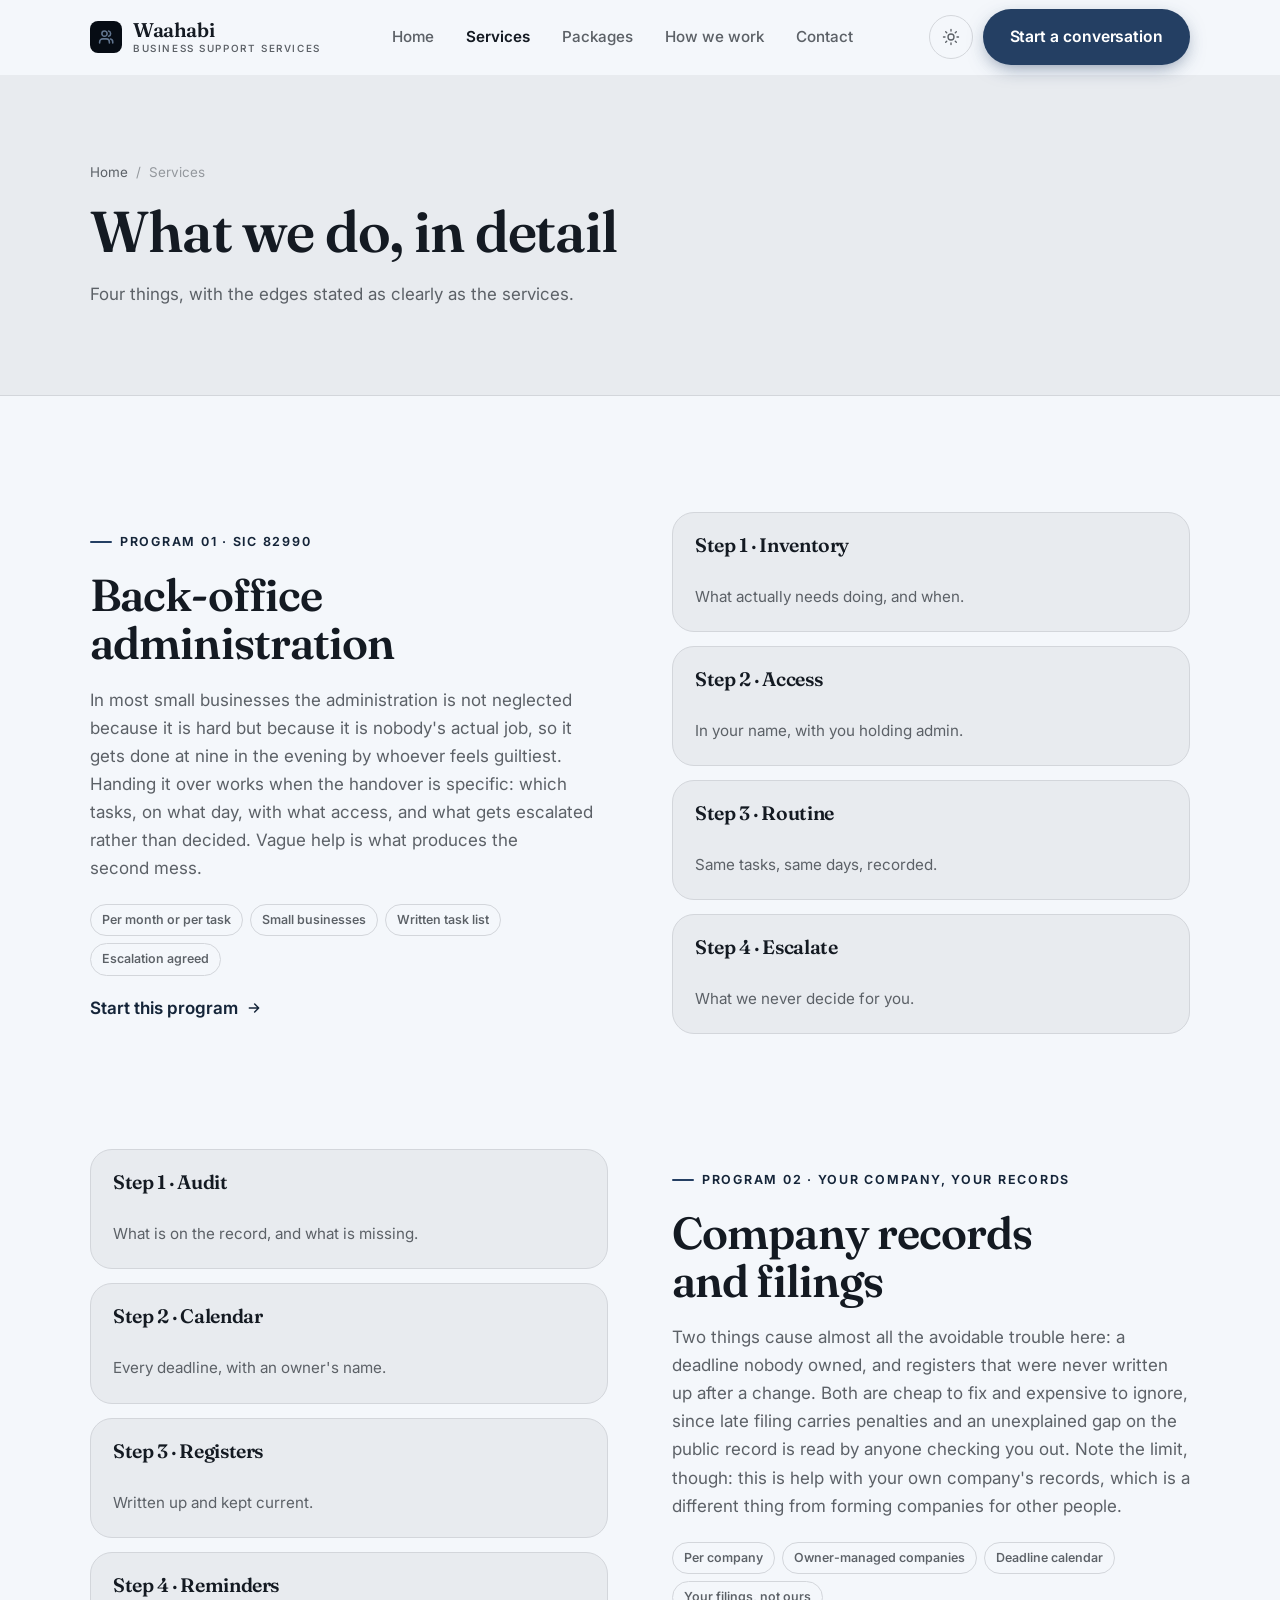
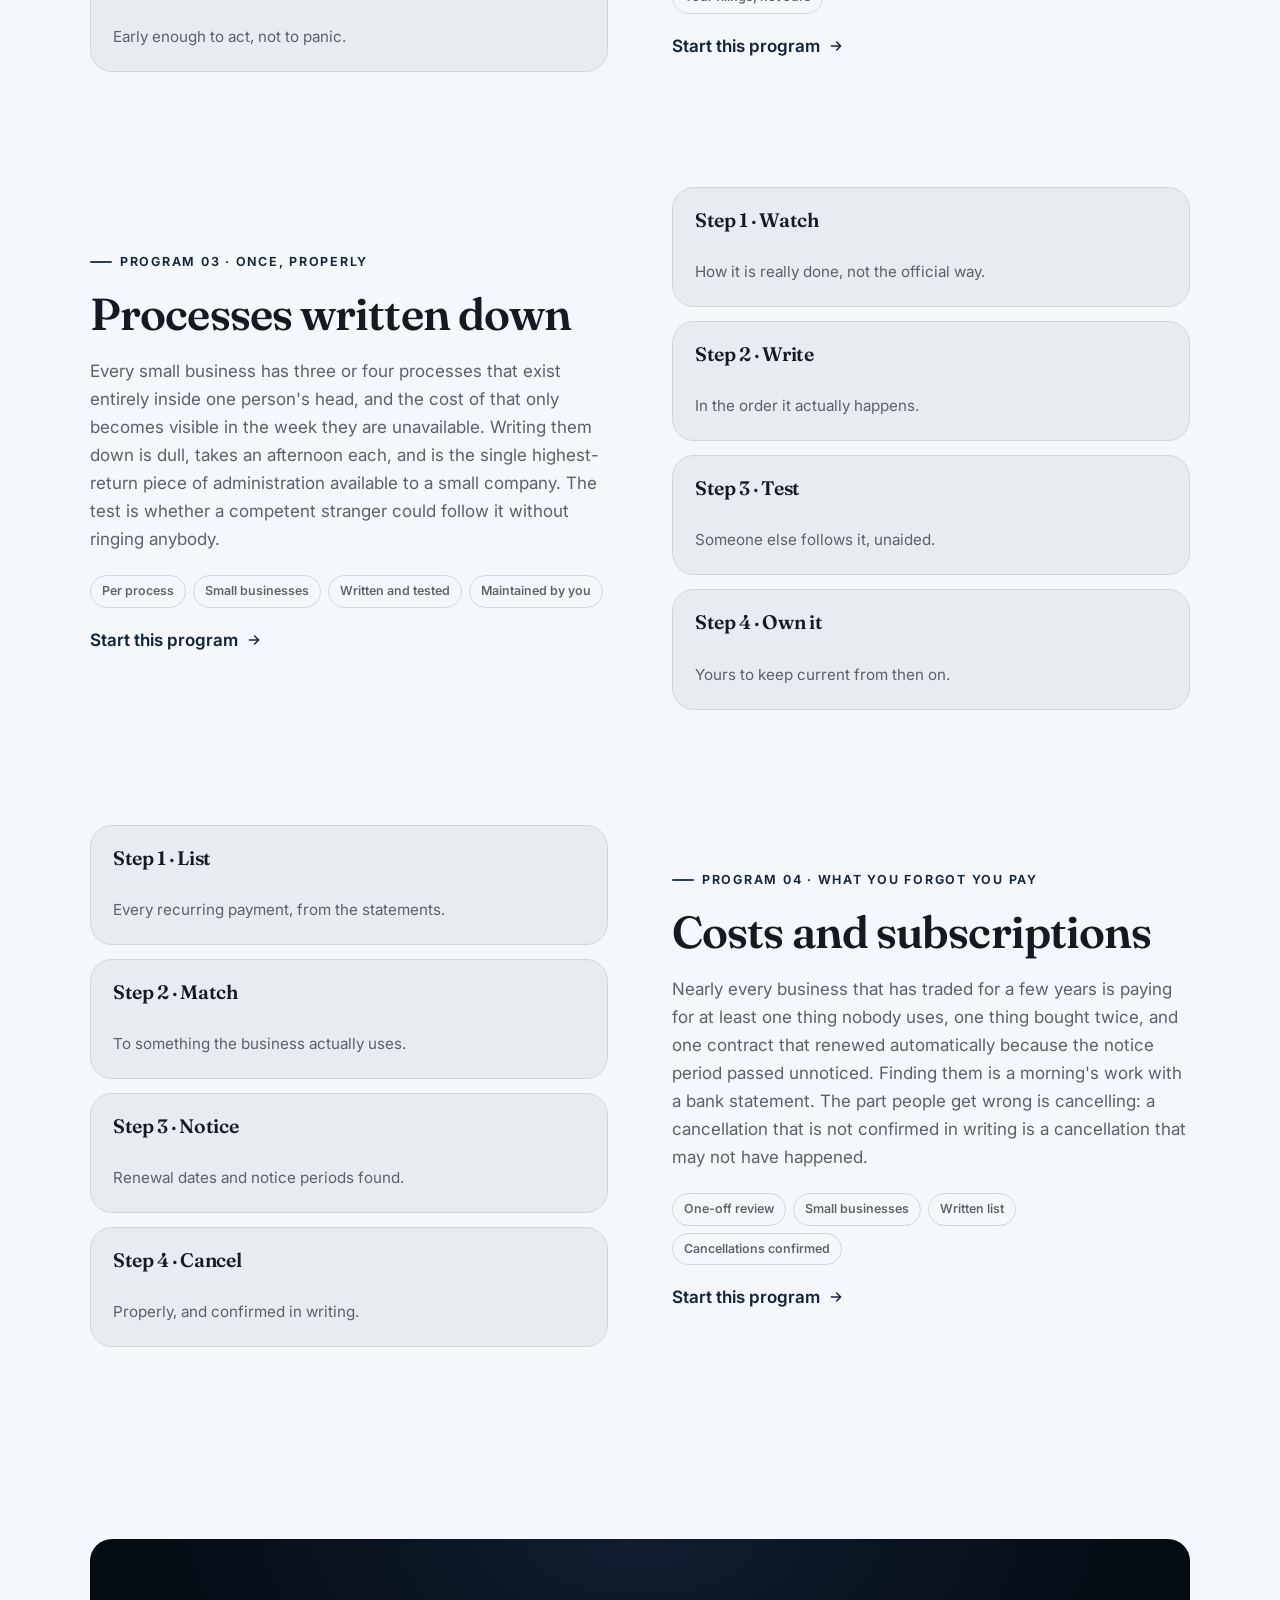
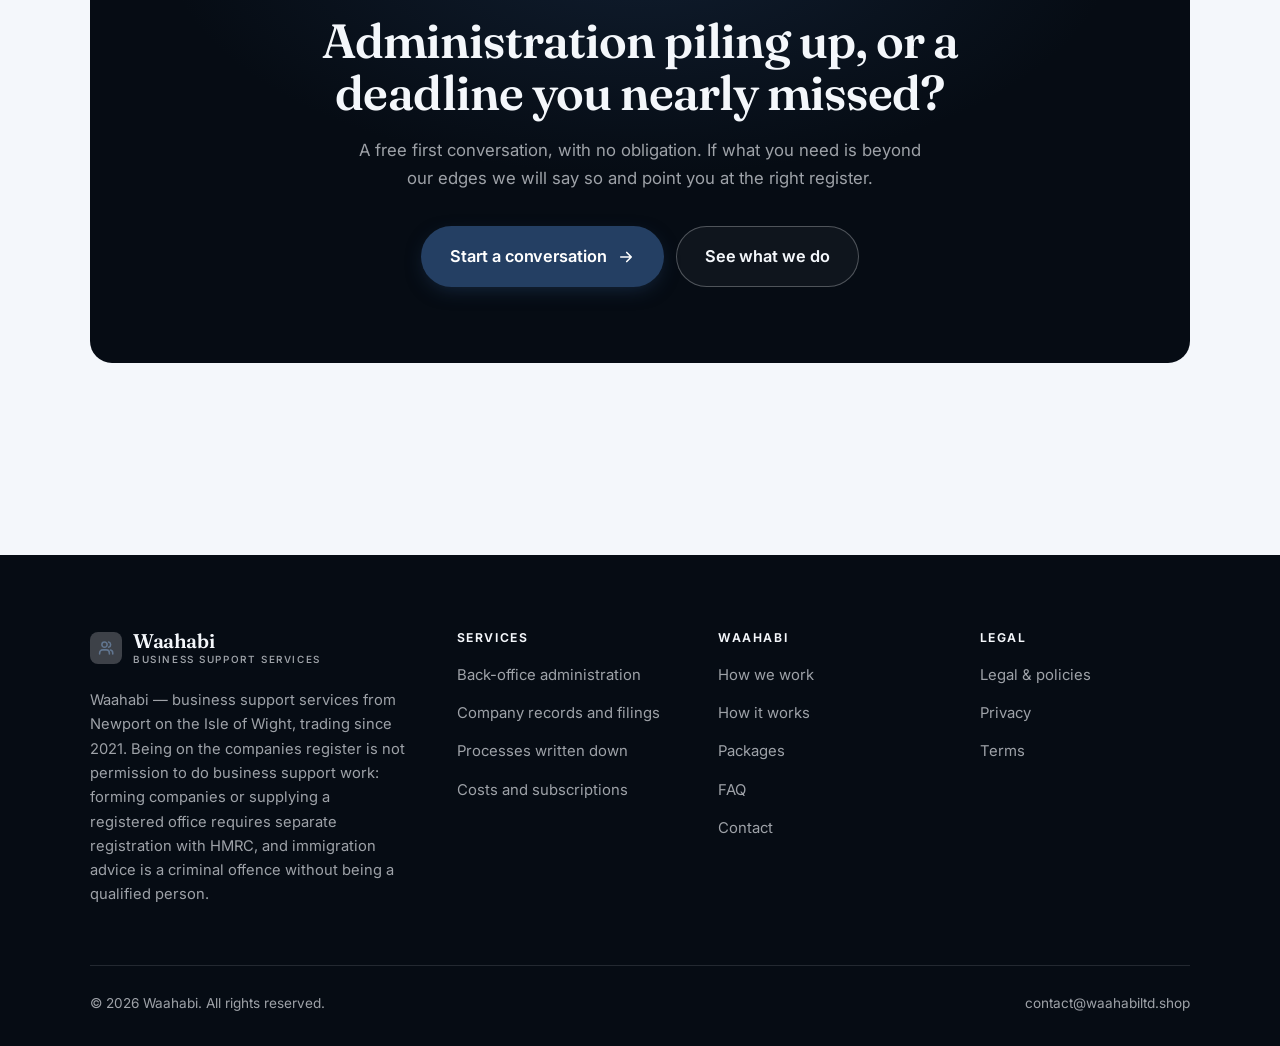
<file: programs.html>
<!DOCTYPE html>
<html lang="en" class="no-js">
<head>
<meta charset="utf-8">
<meta name="viewport" content="width=device-width, initial-scale=1">
<title>Services — Waahabi</title>
<meta name="description" content="What Waahabi. Ltd does: back-office administration, company records and filings, processes written down, and costs and subscriptions reviewed.">
<link rel="canonical" href="https://waahabiltd.shop/programs.html">

<meta property="og:type" content="website">
<meta property="og:url" content="https://waahabiltd.shop/programs.html">
<meta property="og:site_name" content="Waahabi">
<meta property="og:locale" content="en_US">
<meta property="og:title" content="Services — Waahabi">
<meta property="og:description" content="What Waahabi. Ltd does: back-office administration, company records and filings, processes written down, and costs and subscriptions reviewed.">
<meta name="theme-color" content="#060c14">

<link rel="icon" href="assets/img/favicon.svg" type="image/svg+xml">
<link rel="preconnect" href="https://fonts.googleapis.com">
<link rel="preconnect" href="https://fonts.gstatic.com" crossorigin>
<link rel="stylesheet" href="https://fonts.googleapis.com/css2?family=Fraunces:opsz,wght@9..144,400;9..144,600;9..144,700&family=Inter:wght@400..700&display=swap">
<link rel="stylesheet" href="assets/css/style.css">

<!-- Thème appliqué avant le premier rendu (évite le flash) -->
<script>
document.documentElement.classList.remove('no-js');
(function(){try{var t=localStorage.getItem('site-theme');if(t){document.documentElement.setAttribute('data-theme',t);}}catch(e){}})();
</script>
</head>

<body>
<a class="skip-link" href="#main">Skip to main content</a>

<header class="site-header">
  <nav class="wrap nav" aria-label="Main navigation">
    <a class="brand" href="index.html">
      <svg class="brand__mark" viewBox="0 0 64 64" aria-hidden="true">
        <rect class="bm-bg" width="64" height="64" rx="16"/>
        <g class="bm-ic" transform="translate(14 14) scale(1.5)" fill="none" stroke-width="2.1" stroke-linecap="round" stroke-linejoin="round"><path d="M16.5 20v-1.5a4 4 0 0 0-4-4h-5a4 4 0 0 0-4 4V20"/><circle cx="10" cy="7.5" r="3.5"/><path d="M21 20v-1.5a4 4 0 0 0-3-3.9M15.5 4.1a3.5 3.5 0 0 1 0 6.8"/></g>
      </svg>
      <span>Waahabi<span class="brand__sub">BUSINESS SUPPORT SERVICES</span></span>
    </a>

    <ul class="nav__links" id="nav-links">
      <li><a href="index.html">Home</a></li>
      <li><a href="programs.html" aria-current="page">Services</a></li>
      <li><a href="index.html#pricing">Packages</a></li>
      <li><a href="about.html">How we work</a></li>
      <li><a href="contact.html">Contact</a></li>
      <li><a class="btn btn--primary" href="contact.html">Start a conversation</a></li>
    </ul>

    <div class="nav__cta">
      <button class="theme-toggle" type="button" aria-label="Switch to dark theme">
        <svg class="icon-sun" viewBox="0 0 24 24" fill="none" stroke="currentColor" stroke-width="1.8" stroke-linecap="round" aria-hidden="true"><circle cx="12" cy="12" r="4"/><path d="M12 2v2m0 16v2M2 12h2m16 0h2M4.9 4.9l1.4 1.4m11.4 11.4 1.4 1.4M19.1 4.9l-1.4 1.4M6.3 17.7l-1.4 1.4"/></svg>
        <svg class="icon-moon" viewBox="0 0 24 24" fill="none" stroke="currentColor" stroke-width="1.8" stroke-linecap="round" stroke-linejoin="round" aria-hidden="true"><path d="M21 12.8A9 9 0 1 1 11.2 3a7 7 0 0 0 9.8 9.8z"/></svg>
      </button>
      <a class="btn btn--primary" href="contact.html">Start a conversation</a>
      <button class="nav__toggle" type="button" aria-expanded="false" aria-controls="nav-links" aria-label="Open menu">
        <svg class="icon-open" viewBox="0 0 24 24" fill="none" stroke="currentColor" stroke-width="2" stroke-linecap="round" aria-hidden="true"><path d="M3 6h18M3 12h18M3 18h18"/></svg>
        <svg class="icon-close" viewBox="0 0 24 24" fill="none" stroke="currentColor" stroke-width="2" stroke-linecap="round" aria-hidden="true"><path d="M6 6l12 12M18 6L6 18"/></svg>
      </button>
    </div>
  </nav>
</header>

<main id="main">

<section class="page-head">
  <div class="wrap">
    <nav class="breadcrumb" aria-label="Breadcrumb">
      <a href="index.html">Home</a><span>/</span><span aria-current="page">Services</span>
    </nav>
    <h1>What we do, in detail</h1>
    <p>Four things, with the edges stated as clearly as the services.</p>
  </div>
</section>

<section class="section wrap" id="admin">
  <div class="split reveal">
    <div>
      <span class="eyebrow">Program 01 · SIC 82990</span>
      <h2>Back-office administration</h2>
      <p>In most small businesses the administration is not neglected because it is hard but because it is nobody's actual job, so it gets done at nine in the evening by whoever feels guiltiest. Handing it over works when the handover is specific: which tasks, on what day, with what access, and what gets escalated rather than decided. Vague help is what produces the second mess.</p>
      <ul class="tags"><li>Per month or per task</li><li>Small businesses</li><li>Written task list</li><li>Escalation agreed</li></ul>
      <p><a class="arrow-link" href="contact.html">Start this program <svg viewBox="0 0 24 24" fill="none" stroke="currentColor" stroke-width="2.2" stroke-linecap="round" stroke-linejoin="round" aria-hidden="true"><path d="M5 12h14M13 6l6 6-6 6"/></svg></a></p>
    </div>
    <div class="grid grid--2 grid--tight">
      <article class="card card--sm">
        <h3>Step 1 · Inventory</h3>
        <p>What actually needs doing, and when.</p>
      </article>
      <article class="card card--sm">
        <h3>Step 2 · Access</h3>
        <p>In your name, with you holding admin.</p>
      </article>
      <article class="card card--sm">
        <h3>Step 3 · Routine</h3>
        <p>Same tasks, same days, recorded.</p>
      </article>
      <article class="card card--sm">
        <h3>Step 4 · Escalate</h3>
        <p>What we never decide for you.</p>
      </article>
    </div>
  </div>
</section>

<section class="section section--flush wrap" id="records">
  <div class="split reveal">
    <div class="grid grid--2 grid--tight">
      <article class="card card--sm">
        <h3>Step 1 · Audit</h3>
        <p>What is on the record, and what is missing.</p>
      </article>
      <article class="card card--sm">
        <h3>Step 2 · Calendar</h3>
        <p>Every deadline, with an owner's name.</p>
      </article>
      <article class="card card--sm">
        <h3>Step 3 · Registers</h3>
        <p>Written up and kept current.</p>
      </article>
      <article class="card card--sm">
        <h3>Step 4 · Reminders</h3>
        <p>Early enough to act, not to panic.</p>
      </article>
    </div>
    <div>
      <span class="eyebrow">Program 02 · Your company, your records</span>
      <h2>Company records and filings</h2>
      <p>Two things cause almost all the avoidable trouble here: a deadline nobody owned, and registers that were never written up after a change. Both are cheap to fix and expensive to ignore, since late filing carries penalties and an unexplained gap on the public record is read by anyone checking you out. Note the limit, though: this is help with your own company's records, which is a different thing from forming companies for other people.</p>
      <ul class="tags"><li>Per company</li><li>Owner-managed companies</li><li>Deadline calendar</li><li>Your filings, not ours</li></ul>
      <p><a class="arrow-link" href="contact.html">Start this program <svg viewBox="0 0 24 24" fill="none" stroke="currentColor" stroke-width="2.2" stroke-linecap="round" stroke-linejoin="round" aria-hidden="true"><path d="M5 12h14M13 6l6 6-6 6"/></svg></a></p>
    </div>
  </div>
</section>

<section class="section section--flush wrap" id="process">
  <div class="split reveal">
    <div>
      <span class="eyebrow">Program 03 · Once, properly</span>
      <h2>Processes written down</h2>
      <p>Every small business has three or four processes that exist entirely inside one person's head, and the cost of that only becomes visible in the week they are unavailable. Writing them down is dull, takes an afternoon each, and is the single highest-return piece of administration available to a small company. The test is whether a competent stranger could follow it without ringing anybody.</p>
      <ul class="tags"><li>Per process</li><li>Small businesses</li><li>Written and tested</li><li>Maintained by you</li></ul>
      <p><a class="arrow-link" href="contact.html">Start this program <svg viewBox="0 0 24 24" fill="none" stroke="currentColor" stroke-width="2.2" stroke-linecap="round" stroke-linejoin="round" aria-hidden="true"><path d="M5 12h14M13 6l6 6-6 6"/></svg></a></p>
    </div>
    <div class="grid grid--2 grid--tight">
      <article class="card card--sm">
        <h3>Step 1 · Watch</h3>
        <p>How it is really done, not the official way.</p>
      </article>
      <article class="card card--sm">
        <h3>Step 2 · Write</h3>
        <p>In the order it actually happens.</p>
      </article>
      <article class="card card--sm">
        <h3>Step 3 · Test</h3>
        <p>Someone else follows it, unaided.</p>
      </article>
      <article class="card card--sm">
        <h3>Step 4 · Own it</h3>
        <p>Yours to keep current from then on.</p>
      </article>
    </div>
  </div>
</section>

<section class="section section--flush wrap" id="costs">
  <div class="split reveal">
    <div class="grid grid--2 grid--tight">
      <article class="card card--sm">
        <h3>Step 1 · List</h3>
        <p>Every recurring payment, from the statements.</p>
      </article>
      <article class="card card--sm">
        <h3>Step 2 · Match</h3>
        <p>To something the business actually uses.</p>
      </article>
      <article class="card card--sm">
        <h3>Step 3 · Notice</h3>
        <p>Renewal dates and notice periods found.</p>
      </article>
      <article class="card card--sm">
        <h3>Step 4 · Cancel</h3>
        <p>Properly, and confirmed in writing.</p>
      </article>
    </div>
    <div>
      <span class="eyebrow">Program 04 · What you forgot you pay</span>
      <h2>Costs and subscriptions</h2>
      <p>Nearly every business that has traded for a few years is paying for at least one thing nobody uses, one thing bought twice, and one contract that renewed automatically because the notice period passed unnoticed. Finding them is a morning's work with a bank statement. The part people get wrong is cancelling: a cancellation that is not confirmed in writing is a cancellation that may not have happened.</p>
      <ul class="tags"><li>One-off review</li><li>Small businesses</li><li>Written list</li><li>Cancellations confirmed</li></ul>
      <p><a class="arrow-link" href="contact.html">Start this program <svg viewBox="0 0 24 24" fill="none" stroke="currentColor" stroke-width="2.2" stroke-linecap="round" stroke-linejoin="round" aria-hidden="true"><path d="M5 12h14M13 6l6 6-6 6"/></svg></a></p>
    </div>
  </div>
</section>

<section class="wrap section--tight">
  <div class="cta-band reveal">
    <h2>Administration piling up, or a deadline you nearly missed?</h2>
    <p>A free first conversation, with no obligation. If what you need is beyond our edges we will say so and point you at the right register.</p>
    <div class="hero__actions">
      <a class="btn btn--primary btn--lg" href="contact.html">Start a conversation <svg viewBox="0 0 24 24" fill="none" stroke="currentColor" stroke-width="2.2" stroke-linecap="round" stroke-linejoin="round" aria-hidden="true"><path d="M5 12h14M13 6l6 6-6 6"/></svg></a>
      <a class="btn btn--on-dark btn--lg" href="programs.html">See what we do</a>
    </div>
  </div>
</section>

</main>

<footer class="site-footer">
  <div class="wrap">
    <div class="footer__grid">
      <div class="footer__brand">
        <a class="brand" href="index.html">
          <svg class="brand__mark" viewBox="0 0 64 64" aria-hidden="true">
        <rect class="bm-bg" width="64" height="64" rx="16"/>
        <g class="bm-ic" transform="translate(14 14) scale(1.5)" fill="none" stroke-width="2.1" stroke-linecap="round" stroke-linejoin="round"><path d="M16.5 20v-1.5a4 4 0 0 0-4-4h-5a4 4 0 0 0-4 4V20"/><circle cx="10" cy="7.5" r="3.5"/><path d="M21 20v-1.5a4 4 0 0 0-3-3.9M15.5 4.1a3.5 3.5 0 0 1 0 6.8"/></g>
      </svg>
          <span>Waahabi<span class="brand__sub">BUSINESS SUPPORT SERVICES</span></span>
        </a>
        <p>Waahabi — business support services from Newport on the Isle of Wight, trading since 2021. Being on the companies register is not permission to do business support work: forming companies or supplying a registered office requires separate registration with HMRC, and immigration advice is a criminal offence without being a qualified person.</p>
      </div>

      <div class="footer__col">
        <h4>Services</h4>
        <ul>
          <li><a href="programs.html#admin">Back-office administration</a></li>
          <li><a href="programs.html#records">Company records and filings</a></li>
          <li><a href="programs.html#process">Processes written down</a></li>
          <li><a href="programs.html#costs">Costs and subscriptions</a></li>
        </ul>
      </div>

      <div class="footer__col">
        <h4>Waahabi</h4>
        <ul>
          <li><a href="about.html">How we work</a></li>
          <li><a href="index.html#how-it-works">How it works</a></li>
          <li><a href="index.html#pricing">Packages</a></li>
          <li><a href="index.html#faq">FAQ</a></li>
          <li><a href="contact.html">Contact</a></li>
        </ul>
      </div>

      <div class="footer__col">
        <h4>Legal</h4>
        <ul>
          <li><a href="legal.html">Legal &amp; policies</a></li>
          <li><a href="legal.html#privacy">Privacy</a></li>
          <li><a href="legal.html#terms">Terms</a></li>
        </ul>
      </div>
    </div>

    <div class="footer__bottom">
      <p>© <span data-year>2026</span> Waahabi. All rights reserved.</p>
      <p><a href="mailto:contact@waahabiltd.shop">contact@waahabiltd.shop</a></p>
    </div>
  </div>
</footer>

<script src="assets/js/main.js" defer></script>
</body>
</html>
</file>
<file: assets/css/style.css>
/* Waahabi — couleurs et polices de la marque.
   Modifier ces valeurs suffit à changer l'identité visuelle de tout le site. */
:root {
  --c-accent:    #243f63;
  --c-on-accent: #ffffff;
  --c-ink:       #060c14;
  --c-paper:     #f4f7fb;

  --accent-ink-light: color-mix(in srgb, var(--c-accent) 58%, black);
  --accent-on-dark:   color-mix(in srgb, var(--c-accent) 72%, white);

  --font-display: "Fraunces", system-ui, -apple-system, "Segoe UI", sans-serif;
  --font-body: "Inter", system-ui, -apple-system, "Segoe UI", sans-serif;
  --display-weight: 600;
  --display-tracking: -.02em;
}

/* ==========================================================================
   Feuille de style commune aux sites de coaching
   Les couleurs de marque (--c-accent, --c-on-accent, --c-ink, --c-paper) et
   les polices sont définies juste au-dessus, par site. Tout le reste en dérive.
   ========================================================================== */

/* --------------------------------------------------------------------------
   1. Tokens dérivés
   -------------------------------------------------------------------------- */

:root {
  /* Thème clair */
  --paper:      var(--c-paper);
  --paper-2:    color-mix(in srgb, var(--c-paper) 95%, var(--c-ink));
  --paper-3:    color-mix(in srgb, var(--c-paper) 89%, var(--c-ink));
  --line:       color-mix(in srgb, var(--c-paper) 86%, var(--c-ink));
  --text:       color-mix(in srgb, var(--c-ink) 94%, var(--c-paper));
  --muted:      color-mix(in srgb, var(--c-ink) 64%, var(--c-paper));
  --accent:     var(--c-accent);
  --accent-600: color-mix(in srgb, var(--c-accent) 86%, black);
  --accent-ink: var(--accent-ink-light);
  --on-accent:  var(--c-on-accent);
  --ink:        var(--c-ink);
  --ink-soft:   color-mix(in srgb, var(--c-ink) 90%, white);
  --on-ink:     var(--c-paper);
  --on-ink-mut: color-mix(in srgb, var(--c-paper) 64%, var(--c-ink));
  --brand-bg:   var(--c-ink);

  /* Rayons */
  --r-sm: 8px;
  --r-md: 14px;
  --r-lg: 22px;
  --r-full: 999px;

  /* Ombres */
  --sh-1: 0 1px 2px rgba(0, 0, 0, .05), 0 2px 8px rgba(0, 0, 0, .04);
  --sh-2: 0 2px 4px rgba(0, 0, 0, .05), 0 12px 32px rgba(0, 0, 0, .09);
  --sh-3: 0 4px 8px rgba(0, 0, 0, .06), 0 24px 56px rgba(0, 0, 0, .14);

  /* Rythme */
  --gutter: clamp(16px, 4vw, 40px);
  --maxw: 1180px;
  --section-y: clamp(64px, 9vw, 124px);

  --ease: cubic-bezier(.22, .61, .36, 1);
}

/* Thème sombre — suit le système, sauf si l'utilisateur a choisi « clair » */
@media (prefers-color-scheme: dark) {
  :root:not([data-theme="light"]) {
    --paper:      var(--c-ink);
    --paper-2:    color-mix(in srgb, var(--c-ink) 92%, white);
    --paper-3:    color-mix(in srgb, var(--c-ink) 86%, white);
    --line:       color-mix(in srgb, var(--c-ink) 80%, white);
    --text:       color-mix(in srgb, var(--c-paper) 94%, var(--c-ink));
    --muted:      color-mix(in srgb, var(--c-paper) 66%, var(--c-ink));
    --accent-ink: var(--accent-on-dark);
    --ink:        color-mix(in srgb, var(--c-ink) 72%, black);
    --brand-bg:   color-mix(in srgb, var(--c-ink) 80%, white);
    --sh-1: 0 1px 2px rgba(0, 0, 0, .4), 0 2px 8px rgba(0, 0, 0, .3);
    --sh-2: 0 2px 4px rgba(0, 0, 0, .4), 0 12px 32px rgba(0, 0, 0, .45);
    --sh-3: 0 4px 8px rgba(0, 0, 0, .45), 0 24px 56px rgba(0, 0, 0, .55);
  }
}

/* Thème sombre — choix explicite */
:root[data-theme="dark"] {
  --paper:      var(--c-ink);
  --paper-2:    color-mix(in srgb, var(--c-ink) 92%, white);
  --paper-3:    color-mix(in srgb, var(--c-ink) 86%, white);
  --line:       color-mix(in srgb, var(--c-ink) 80%, white);
  --text:       color-mix(in srgb, var(--c-paper) 94%, var(--c-ink));
  --muted:      color-mix(in srgb, var(--c-paper) 66%, var(--c-ink));
  --accent-ink: var(--accent-on-dark);
  --ink:        color-mix(in srgb, var(--c-ink) 72%, black);
  --brand-bg:   color-mix(in srgb, var(--c-ink) 80%, white);
  --sh-1: 0 1px 2px rgba(0, 0, 0, .4), 0 2px 8px rgba(0, 0, 0, .3);
  --sh-2: 0 2px 4px rgba(0, 0, 0, .4), 0 12px 32px rgba(0, 0, 0, .45);
  --sh-3: 0 4px 8px rgba(0, 0, 0, .45), 0 24px 56px rgba(0, 0, 0, .55);
}

/* --------------------------------------------------------------------------
   2. Reset / base
   -------------------------------------------------------------------------- */

*, *::before, *::after { box-sizing: border-box; }

* { margin: 0; }

html {
  -webkit-text-size-adjust: 100%;
  scroll-behavior: smooth;
  scroll-padding-top: 88px;
}

body {
  background: var(--paper);
  color: var(--text);
  font-family: var(--font-body);
  font-size: 17px;
  line-height: 1.65;
  -webkit-font-smoothing: antialiased;
  text-rendering: optimizeLegibility;
  overflow-x: hidden;
}

img, svg, video { display: block; max-width: 100%; height: auto; }

a { color: inherit; text-decoration: none; }

button, input, textarea, select { font: inherit; color: inherit; }

h1, h2, h3, h4 {
  font-family: var(--font-display);
  font-weight: var(--display-weight);
  line-height: 1.08;
  letter-spacing: var(--display-tracking);
  text-wrap: balance;
}

p { text-wrap: pretty; }

:focus-visible {
  outline: 3px solid var(--accent);
  outline-offset: 3px;
  border-radius: 4px;
}

::selection { background: var(--accent); color: var(--on-accent); }

/* --------------------------------------------------------------------------
   3. Utilitaires de mise en page
   -------------------------------------------------------------------------- */

.wrap {
  width: 100%;
  max-width: var(--maxw);
  margin-inline: auto;
  padding-inline: var(--gutter);
}

.section { padding-block: var(--section-y); }
.section--flush { padding-top: 0; }
.section--tight { padding-block: clamp(48px, 6vw, 80px); }

.skip-link {
  position: absolute;
  left: 12px;
  top: -100px;
  z-index: 200;
  background: var(--accent);
  color: var(--on-accent);
  padding: 12px 20px;
  border-radius: var(--r-sm);
  font-weight: 600;
  transition: top .2s var(--ease);
}
.skip-link:focus { top: 12px; }

.eyebrow {
  display: inline-flex;
  align-items: center;
  gap: 8px;
  font-size: .78rem;
  font-weight: 650;
  letter-spacing: .14em;
  text-transform: uppercase;
  color: var(--accent-ink);
  margin-bottom: 18px;
}
.eyebrow::before {
  content: "";
  width: 22px;
  height: 2px;
  background: var(--accent);
  border-radius: 2px;
}

.section-head { max-width: 62ch; margin-bottom: clamp(36px, 5vw, 60px); }
.section-head h2 { font-size: clamp(2rem, 4.4vw, 3.1rem); }
.section-head p {
  margin-top: 18px;
  color: var(--muted);
  font-size: clamp(1rem, 1.6vw, 1.12rem);
  max-width: 58ch;
}

.section-head--center { margin-inline: auto; text-align: center; }
.section-head--center .eyebrow { justify-content: center; }
.section-head--center p { margin-inline: auto; }

/* --------------------------------------------------------------------------
   4. Boutons
   -------------------------------------------------------------------------- */

.btn {
  display: inline-flex;
  align-items: center;
  justify-content: center;
  gap: 10px;
  padding: 14px 26px;
  border: 1px solid transparent;
  border-radius: var(--r-full);
  font-weight: 620;
  font-size: .98rem;
  letter-spacing: -.005em;
  cursor: pointer;
  white-space: nowrap;
  transition: transform .18s var(--ease), background-color .18s var(--ease),
              border-color .18s var(--ease), box-shadow .18s var(--ease), color .18s var(--ease);
}
.btn:hover { transform: translateY(-2px); }
.btn:active { transform: translateY(0); }

.btn--primary {
  background: var(--accent);
  color: var(--on-accent);
  box-shadow: 0 6px 20px -6px color-mix(in srgb, var(--c-accent) 65%, transparent);
}
.btn--primary:hover {
  background: var(--accent-600);
  box-shadow: 0 12px 28px -8px color-mix(in srgb, var(--c-accent) 70%, transparent);
}

.btn--ghost {
  border-color: var(--line);
  background: transparent;
  color: var(--text);
}
.btn--ghost:hover { border-color: var(--accent); color: var(--accent-ink); }

.btn--on-dark {
  border-color: color-mix(in srgb, var(--c-paper) 28%, transparent);
  color: var(--on-ink);
  background: color-mix(in srgb, var(--c-paper) 4%, transparent);
}
.btn--on-dark:hover {
  border-color: color-mix(in srgb, var(--c-paper) 60%, transparent);
  background: color-mix(in srgb, var(--c-paper) 10%, transparent);
}

.btn--lg { padding: 16px 28px; font-size: 1.02rem; }
.btn--block { width: 100%; }

.btn svg { width: 18px; height: 18px; flex: none; }

@media (max-width: 420px) {
  .btn--lg { padding: 15px 22px; font-size: 1rem; white-space: normal; text-align: center; }
}

/* Lien fléché */
.arrow-link {
  display: inline-flex;
  align-items: center;
  gap: 8px;
  font-weight: 620;
  color: var(--accent-ink);
}
.arrow-link svg { width: 16px; height: 16px; transition: transform .18s var(--ease); }
.arrow-link:hover svg { transform: translateX(4px); }

/* --------------------------------------------------------------------------
   5. En-tête / navigation
   -------------------------------------------------------------------------- */

.site-header {
  position: sticky;
  top: 0;
  z-index: 100;
  background: color-mix(in srgb, var(--paper) 82%, transparent);
  backdrop-filter: saturate(180%) blur(14px);
  -webkit-backdrop-filter: saturate(180%) blur(14px);
  border-bottom: 1px solid transparent;
  transition: border-color .25s var(--ease), background-color .25s var(--ease);
}
.site-header.is-stuck {
  border-bottom-color: var(--line);
  background: color-mix(in srgb, var(--paper) 94%, transparent);
}

.nav {
  display: flex;
  align-items: center;
  justify-content: space-between;
  gap: 24px;
  height: 74px;
}

.brand {
  display: inline-flex;
  align-items: center;
  gap: 11px;
  font-family: var(--font-display);
  font-weight: var(--display-weight);
  font-size: 1.24rem;
  letter-spacing: var(--display-tracking);
  flex: none;
  line-height: 1.1;
}
.brand__mark { width: 32px; height: 32px; flex: none; }
.brand__mark .bm-bg { fill: var(--brand-bg); }
.brand__mark .bm-ic { stroke: var(--accent-on-dark); color: var(--accent-on-dark); }
.brand__sub {
  display: block;
  font-family: var(--font-body);
  font-size: .62rem;
  font-weight: 550;
  letter-spacing: .16em;
  text-transform: uppercase;
  color: var(--muted);
  margin-top: 1px;
}

.nav__links {
  display: flex;
  align-items: center;
  gap: 4px;
  list-style: none;
  padding: 0;
}
.nav__links a {
  display: block;
  padding: 9px 14px;
  border-radius: var(--r-full);
  font-size: .95rem;
  font-weight: 520;
  color: var(--muted);
  transition: color .16s var(--ease), background-color .16s var(--ease);
}
.nav__links a:hover { color: var(--text); background: var(--paper-2); }
.nav__links a[aria-current="page"] { color: var(--text); font-weight: 620; }
.nav__links .btn { display: none; }

.nav__cta { display: flex; align-items: center; gap: 10px; flex: none; }

.nav__toggle {
  display: none;
  width: 44px;
  height: 44px;
  align-items: center;
  justify-content: center;
  background: transparent;
  border: 1px solid var(--line);
  border-radius: var(--r-full);
  cursor: pointer;
}
.nav__toggle svg { width: 20px; height: 20px; }
.nav__toggle .icon-close { display: none; }
.nav__toggle[aria-expanded="true"] .icon-open { display: none; }
.nav__toggle[aria-expanded="true"] .icon-close { display: block; }

@media (max-width: 900px) {
  .nav__links, .nav__cta .btn { display: none; }
  .nav__toggle { display: inline-flex; }

  .nav__links {
    position: fixed;
    inset: 74px 0 auto;
    flex-direction: column;
    align-items: stretch;
    gap: 2px;
    padding: 20px var(--gutter) 32px;
    background: var(--paper);
    border-bottom: 1px solid var(--line);
    box-shadow: var(--sh-2);
  }
  .nav__links.is-open { display: flex; }
  .nav__links a { padding: 14px 4px; font-size: 1.1rem; border-radius: var(--r-sm); }
  .nav__links a.btn { display: inline-flex; margin-top: 14px; padding: 14px 26px; color: var(--on-accent); }
}

@media (max-width: 380px) {
  .brand__sub { display: none; }
}

/* Bouton de thème */
.theme-toggle {
  width: 44px;
  height: 44px;
  display: inline-flex;
  align-items: center;
  justify-content: center;
  background: transparent;
  border: 1px solid var(--line);
  border-radius: var(--r-full);
  cursor: pointer;
  color: var(--muted);
  transition: color .16s var(--ease), border-color .16s var(--ease);
}
.theme-toggle:hover { color: var(--text); border-color: var(--accent); }
.theme-toggle svg { width: 18px; height: 18px; }
.theme-toggle .icon-moon { display: none; }
:root[data-theme="dark"] .theme-toggle .icon-sun { display: none; }
:root[data-theme="dark"] .theme-toggle .icon-moon { display: block; }
@media (prefers-color-scheme: dark) {
  :root:not([data-theme="light"]) .theme-toggle .icon-sun { display: none; }
  :root:not([data-theme="light"]) .theme-toggle .icon-moon { display: block; }
}

/* --------------------------------------------------------------------------
   6. Hero
   -------------------------------------------------------------------------- */

.hero {
  position: relative;
  background: var(--ink);
  color: var(--on-ink);
  overflow: hidden;
  isolation: isolate;
}

/* Halo de couleur + grain léger */
.hero::before {
  content: "";
  position: absolute;
  inset: -30% -10% auto;
  height: 130%;
  background:
    radial-gradient(60% 55% at 78% 18%, color-mix(in srgb, var(--c-accent) 34%, transparent), transparent 62%),
    radial-gradient(48% 44% at 12% 88%, color-mix(in srgb, var(--c-accent) 16%, transparent), transparent 66%);
  z-index: -2;
  pointer-events: none;
}
.hero::after {
  content: "";
  position: absolute;
  inset: 0;
  background-image: url("data:image/svg+xml,%3Csvg xmlns='http://www.w3.org/2000/svg' width='160' height='160'%3E%3Cfilter id='n'%3E%3CfeTurbulence type='fractalNoise' baseFrequency='.85' numOctaves='3'/%3E%3C/filter%3E%3Crect width='160' height='160' filter='url(%23n)' opacity='.28'/%3E%3C/svg%3E");
  opacity: .45;
  mix-blend-mode: overlay;
  z-index: -1;
  pointer-events: none;
}

.hero__inner {
  display: grid;
  grid-template-columns: minmax(0, 1.05fr) minmax(0, .95fr);
  align-items: center;
  gap: clamp(32px, 5vw, 72px);
  padding-block: clamp(56px, 8vw, 110px);
}

.hero h1 {
  font-size: clamp(2.5rem, 6vw, 4.6rem);
  letter-spacing: calc(var(--display-tracking) * 1.4);
}
.hero h1 em {
  font-style: normal;
  color: var(--accent-on-dark);
  text-decoration: underline;
  text-decoration-color: color-mix(in srgb, var(--c-accent) 45%, transparent);
  text-decoration-thickness: .1em;
  text-underline-offset: .14em;
  text-decoration-skip-ink: none;
}

.hero__lede {
  margin-top: 22px;
  font-size: clamp(1.04rem, 1.9vw, 1.2rem);
  color: var(--on-ink-mut);
  max-width: 50ch;
}

.hero__actions {
  display: flex;
  flex-wrap: wrap;
  gap: 12px;
  margin-top: 34px;
}

.hero__eyebrow { color: var(--accent-on-dark); }
.hero__eyebrow::before { background: var(--accent-on-dark); }

/* Faits sur l'offre */
.hero__proof {
  display: grid;
  grid-template-columns: repeat(4, minmax(0, 1fr));
  gap: clamp(18px, 3vw, 32px);
  margin-top: 44px;
  padding: 26px 0 0;
  border-top: 1px solid color-mix(in srgb, var(--c-paper) 14%, transparent);
  list-style: none;
}
.stat__num {
  display: block;
  font-family: var(--font-display);
  font-size: clamp(1.5rem, 2.6vw, 2.05rem);
  font-weight: var(--display-weight);
  line-height: 1;
  letter-spacing: var(--display-tracking);
  white-space: nowrap;
}
.stat__label {
  display: block;
  margin-top: 7px;
  font-size: .82rem;
  line-height: 1.4;
  color: var(--on-ink-mut);
}

.hero__art svg { width: 100%; height: auto; border-radius: var(--r-lg); box-shadow: var(--sh-3); }

@media (max-width: 880px) {
  .hero__inner { grid-template-columns: 1fr; }
  .hero__art { order: -1; max-width: 560px; }
}
@media (max-width: 540px) {
  .hero__proof { grid-template-columns: repeat(2, minmax(0, 1fr)); }
}

/* --------------------------------------------------------------------------
   7. Bandeau défilant
   -------------------------------------------------------------------------- */

.marquee {
  background: var(--ink-soft);
  color: var(--on-ink-mut);
  border-top: 1px solid color-mix(in srgb, var(--c-paper) 8%, transparent);
  padding-block: 18px;
  overflow: hidden;
  white-space: nowrap;
  mask-image: linear-gradient(90deg, transparent, #000 8%, #000 92%, transparent);
  -webkit-mask-image: linear-gradient(90deg, transparent, #000 8%, #000 92%, transparent);
}
.marquee__track {
  display: inline-flex;
  gap: 42px;
  align-items: center;
  animation: marquee 38s linear infinite;
  font-size: .86rem;
  letter-spacing: .12em;
  text-transform: uppercase;
  font-weight: 560;
}
.marquee__track span { display: inline-flex; align-items: center; gap: 42px; }
.marquee__track span::after {
  content: "";
  width: 5px; height: 5px;
  border-radius: 50%;
  background: var(--accent);
  opacity: .8;
}
@keyframes marquee { to { transform: translateX(-50%); } }

/* --------------------------------------------------------------------------
   8. Grilles de cartes
   -------------------------------------------------------------------------- */

.grid {
  display: grid;
  gap: clamp(16px, 2.2vw, 26px);
}
.grid--2 { grid-template-columns: repeat(auto-fit, minmax(min(100%, 260px), 1fr)); }
.grid--3 { grid-template-columns: repeat(auto-fit, minmax(min(100%, 270px), 1fr)); }
.grid--4 { grid-template-columns: repeat(auto-fit, minmax(min(100%, 230px), 1fr)); }
.grid--tight { gap: 14px; }

.card {
  position: relative;
  display: flex;
  flex-direction: column;
  padding: 28px;
  background: var(--paper-2);
  border: 1px solid var(--line);
  border-radius: var(--r-lg);
  transition: transform .22s var(--ease), box-shadow .22s var(--ease), border-color .22s var(--ease);
}
a.card:hover, .card--lift:hover {
  transform: translateY(-5px);
  box-shadow: var(--sh-2);
  border-color: color-mix(in srgb, var(--c-accent) 45%, var(--line));
}
.card--sm { padding: 22px; }
.card--sm h3 { font-size: 1rem; }
.card__icon {
  width: 52px;
  height: 52px;
  display: grid;
  place-items: center;
  border-radius: var(--r-md);
  background: color-mix(in srgb, var(--c-accent) 15%, transparent);
  color: var(--accent-ink);
  margin-bottom: 20px;
}
.card__icon svg { width: 26px; height: 26px; }
.card h3 { font-size: 1.22rem; margin-bottom: 10px; }
.card p { color: var(--muted); font-size: .95rem; }
.card .arrow-link { margin-top: auto; padding-top: 18px; font-size: .92rem; }

.tags {
  list-style: none;
  padding: 0;
  margin: 18px 0 0;
  display: flex;
  flex-wrap: wrap;
  gap: 7px;
}
.tags li {
  font-size: .78rem;
  font-weight: 560;
  padding: 5px 11px;
  border-radius: var(--r-full);
  background: var(--paper);
  border: 1px solid var(--line);
  color: var(--muted);
}

/* --------------------------------------------------------------------------
   9. Méthode (étapes)
   -------------------------------------------------------------------------- */

.steps { counter-reset: step; }
.step {
  position: relative;
  padding: 30px 26px 26px;
  background: var(--paper);
  border: 1px solid var(--line);
  border-radius: var(--r-lg);
}
.step::before {
  counter-increment: step;
  content: "0" counter(step);
  display: block;
  font-family: var(--font-display);
  font-size: 2.6rem;
  font-weight: var(--display-weight);
  line-height: 1;
  letter-spacing: var(--display-tracking);
  color: color-mix(in srgb, var(--c-accent) 55%, var(--paper));
  margin-bottom: 16px;
}
.step h3 { font-size: 1.12rem; margin-bottom: 9px; }
.step p { color: var(--muted); font-size: .93rem; }

/* --------------------------------------------------------------------------
   10. Tarifs
   -------------------------------------------------------------------------- */

.plans { align-items: start; }

.plan {
  display: flex;
  flex-direction: column;
  padding: 32px 28px;
  background: var(--paper);
  border: 1px solid var(--line);
  border-radius: var(--r-lg);
  height: 100%;
  position: relative;
}
.plan--featured {
  background: var(--ink);
  color: var(--on-ink);
  border-color: var(--ink);
  box-shadow: var(--sh-3);
}
.plan--featured .plan__desc,
.plan--featured .plan__period,
.plan--featured .plan__features li { color: var(--on-ink-mut); }
.plan--featured .plan__features li::before { color: var(--accent-on-dark); }

.plan__tag {
  position: absolute;
  top: 18px;
  right: 18px;
  font-size: .7rem;
  font-weight: 680;
  letter-spacing: .1em;
  text-transform: uppercase;
  padding: 5px 12px;
  border-radius: var(--r-full);
  background: var(--accent);
  color: var(--on-accent);
}

.plan h3 { font-size: 1.3rem; }
.plan--featured h3 { padding-right: 120px; }
.plan__desc { margin-top: 8px; color: var(--muted); font-size: .92rem; min-height: 2.8em; }

.plan__price {
  display: flex;
  align-items: baseline;
  gap: 6px;
  margin: 22px 0 4px;
  font-family: var(--font-display);
  font-size: clamp(2.2rem, 4vw, 2.9rem);
  font-weight: var(--display-weight);
  letter-spacing: var(--display-tracking);
  line-height: 1;
}
.plan__period { font-family: var(--font-body); font-size: .9rem; font-weight: 450; color: var(--muted); letter-spacing: 0; }

.plan__features {
  list-style: none;
  padding: 0;
  margin: 24px 0 28px;
  display: grid;
  gap: 11px;
  flex: 1;
}
.plan__features li {
  display: grid;
  grid-template-columns: 20px 1fr;
  gap: 10px;
  font-size: .93rem;
  color: var(--muted);
  align-items: start;
}
.plan__features li::before {
  content: "✓";
  color: var(--accent-ink);
  font-weight: 700;
  line-height: 1.5;
}

.plans-note { text-align: center; margin-top: 26px; font-size: .88rem; color: var(--muted); }

/* --------------------------------------------------------------------------
   11. Bloc split (texte + illustration)
   -------------------------------------------------------------------------- */

.split {
  display: grid;
  grid-template-columns: repeat(auto-fit, minmax(min(100%, 340px), 1fr));
  gap: clamp(32px, 5vw, 68px);
  align-items: center;
}
.split--top { align-items: start; }
.split__art svg { width: 100%; border-radius: var(--r-lg); box-shadow: var(--sh-2); }
.split h2 { font-size: clamp(1.9rem, 4vw, 2.8rem); }
.split p { margin-top: 18px; color: var(--muted); }
.split .tags { margin-top: 22px; }

/* --------------------------------------------------------------------------
   12. FAQ
   -------------------------------------------------------------------------- */

.faq { max-width: 780px; margin-inline: auto; }
.faq details {
  border-bottom: 1px solid var(--line);
  padding: 4px 0;
}
.faq summary {
  display: flex;
  align-items: center;
  justify-content: space-between;
  gap: 20px;
  padding: 22px 4px;
  cursor: pointer;
  list-style: none;
  font-family: var(--font-display);
  font-size: 1.08rem;
  font-weight: var(--display-weight);
  letter-spacing: var(--display-tracking);
}
.faq summary::-webkit-details-marker { display: none; }
.faq summary::after {
  content: "";
  flex: none;
  width: 13px;
  height: 13px;
  border-right: 2px solid var(--muted);
  border-bottom: 2px solid var(--muted);
  transform: rotate(45deg) translate(-3px, -3px);
  transition: transform .2s var(--ease), border-color .2s var(--ease);
}
.faq details[open] summary::after {
  transform: rotate(225deg) translate(-3px, -3px);
  border-color: var(--accent);
}
.faq details p { padding: 0 4px 24px; color: var(--muted); max-width: 66ch; }

/* --------------------------------------------------------------------------
   13. Bandeau d'appel à l'action
   -------------------------------------------------------------------------- */

.cta-band {
  position: relative;
  background: var(--ink);
  color: var(--on-ink);
  border-radius: var(--r-lg);
  padding: clamp(40px, 6vw, 76px) clamp(24px, 5vw, 64px);
  overflow: hidden;
  isolation: isolate;
  text-align: center;
}
.cta-band::before {
  content: "";
  position: absolute;
  inset: 0;
  background: radial-gradient(70% 90% at 50% 0%, color-mix(in srgb, var(--c-accent) 34%, transparent), transparent 62%);
  z-index: -1;
}
.cta-band h2 { font-size: clamp(1.9rem, 4.4vw, 3rem); }
.cta-band p {
  margin: 18px auto 0;
  max-width: 52ch;
  color: var(--on-ink-mut);
  font-size: 1.05rem;
}
.cta-band .hero__actions { justify-content: center; }

/* --------------------------------------------------------------------------
   14. Formulaire
   -------------------------------------------------------------------------- */

.form-layout {
  display: grid;
  grid-template-columns: minmax(0, 1fr) minmax(0, 420px);
  gap: clamp(32px, 5vw, 64px);
  align-items: start;
}
@media (max-width: 880px) { .form-layout { grid-template-columns: 1fr; } }

.form {
  display: grid;
  gap: 18px;
  padding: clamp(22px, 3.5vw, 36px);
  background: var(--paper-2);
  border: 1px solid var(--line);
  border-radius: var(--r-lg);
}
.form__row { display: grid; grid-template-columns: repeat(auto-fit, minmax(min(100%, 200px), 1fr)); gap: 18px; }

.field { display: grid; gap: 7px; }
.field label { font-size: .88rem; font-weight: 600; }
.field label .req { color: var(--accent-ink); }
.field input, .field textarea, .field select {
  width: 100%;
  padding: 13px 15px;
  background: var(--paper);
  border: 1px solid var(--line);
  border-radius: var(--r-md);
  font-size: .97rem;
  transition: border-color .16s var(--ease), box-shadow .16s var(--ease);
}
.field input:focus, .field textarea:focus, .field select:focus {
  outline: none;
  border-color: var(--accent);
  box-shadow: 0 0 0 3px color-mix(in srgb, var(--c-accent) 24%, transparent);
}
.field textarea { resize: vertical; min-height: 130px; }
.field__hint { font-size: .8rem; color: var(--muted); }

.form__status { font-size: .9rem; font-weight: 600; min-height: 1.4em; }
.form__note { font-size: .82rem; color: var(--muted); }
.form__note a { color: var(--accent-ink); text-decoration: underline; text-underline-offset: 2px; }

.contact-aside { display: grid; gap: 14px; }
.contact-card {
  display: flex;
  gap: 14px;
  padding: 20px 22px;
  background: var(--paper);
  border: 1px solid var(--line);
  border-radius: var(--r-md);
}
.contact-card--soft { background: var(--paper-2); }
.contact-card svg { width: 22px; height: 22px; flex: none; color: var(--accent-ink); margin-top: 3px; }
.contact-card b { display: block; font-size: .95rem; font-weight: 620; }
.contact-card span, .contact-card a { display: block; font-size: .9rem; color: var(--muted); }
.contact-card a:hover { color: var(--accent-ink); }

/* --------------------------------------------------------------------------
   15. Page interne — en-tête
   -------------------------------------------------------------------------- */

.page-head {
  background: var(--paper-2);
  border-bottom: 1px solid var(--line);
  padding-block: clamp(48px, 7vw, 86px);
}
.page-head h1 { font-size: clamp(2.2rem, 5.4vw, 3.6rem); max-width: 20ch; }
.page-head p { margin-top: 18px; color: var(--muted); max-width: 58ch; font-size: 1.06rem; }

.breadcrumb {
  display: flex;
  gap: 8px;
  align-items: center;
  font-size: .84rem;
  color: var(--muted);
  margin-bottom: 18px;
}
.breadcrumb a:hover { color: var(--accent-ink); }
.breadcrumb span { opacity: .6; }

/* --------------------------------------------------------------------------
   16. Pied de page
   -------------------------------------------------------------------------- */

.site-footer {
  background: var(--ink);
  color: var(--on-ink-mut);
  padding-block: clamp(48px, 6vw, 76px) 32px;
  margin-top: var(--section-y);
}
.site-footer .brand { color: var(--on-ink); }
.site-footer .brand__mark .bm-bg { fill: color-mix(in srgb, var(--c-ink) 78%, white); }
.site-footer .brand__sub { color: var(--on-ink-mut); }

.footer__grid {
  display: grid;
  grid-template-columns: minmax(0, 1.5fr) repeat(auto-fit, minmax(150px, 1fr));
  gap: clamp(28px, 4vw, 56px);
}
@media (max-width: 720px) { .footer__grid { grid-template-columns: 1fr 1fr; } .footer__brand { grid-column: 1 / -1; } }

.footer__brand p { margin-top: 16px; font-size: .92rem; max-width: 36ch; }
.footer__col h4 {
  font-family: var(--font-body);
  font-size: .76rem;
  font-weight: 650;
  letter-spacing: .13em;
  text-transform: uppercase;
  color: var(--on-ink);
  margin-bottom: 16px;
}
.footer__col ul { list-style: none; padding: 0; display: grid; gap: 10px; }
.footer__col a { font-size: .93rem; transition: color .16s var(--ease); }
.footer__col a:hover { color: var(--accent-on-dark); }

.footer__bottom {
  display: flex;
  flex-wrap: wrap;
  justify-content: space-between;
  gap: 14px;
  margin-top: clamp(36px, 5vw, 58px);
  padding-top: 26px;
  border-top: 1px solid color-mix(in srgb, var(--c-paper) 12%, transparent);
  font-size: .85rem;
}
.footer__bottom a:hover { color: var(--accent-on-dark); }

/* --------------------------------------------------------------------------
   17. Page 404
   -------------------------------------------------------------------------- */

.notfound {
  min-height: 62vh;
  display: grid;
  place-items: center;
  text-align: center;
  padding-block: var(--section-y);
}
.notfound__code {
  font-family: var(--font-display);
  font-size: clamp(5rem, 18vw, 11rem);
  font-weight: var(--display-weight);
  line-height: .9;
  letter-spacing: -.05em;
  color: color-mix(in srgb, var(--c-accent) 45%, var(--paper));
}
.notfound h1 { font-size: clamp(1.8rem, 4.4vw, 2.8rem); margin-top: 12px; }
.notfound p { color: var(--muted); max-width: 46ch; margin: 18px auto 0; }
.notfound .hero__actions { justify-content: center; }

/* --------------------------------------------------------------------------
   18. Contenu légal
   -------------------------------------------------------------------------- */

.prose { max-width: 70ch; }
.prose h2 { font-size: clamp(1.6rem, 3vw, 2.1rem); margin-top: 48px; margin-bottom: 14px; }
.prose h2:first-child { margin-top: 0; }
.prose h3 { font-size: 1.18rem; margin-top: 30px; margin-bottom: 10px; }
.prose p, .prose li { color: var(--muted); }
.prose p + p { margin-top: 16px; }
.prose ul { margin-top: 14px; padding-left: 22px; display: grid; gap: 9px; }
.prose a { color: var(--accent-ink); text-decoration: underline; text-underline-offset: 2px; }
.prose strong { color: var(--text); }

/* --------------------------------------------------------------------------
   19. Animations d'apparition
   -------------------------------------------------------------------------- */

.reveal {
  opacity: 0;
  transform: translateY(22px);
  transition: opacity .7s var(--ease), transform .7s var(--ease);
}
.reveal.is-in { opacity: 1; transform: none; }

.reveal-group > * {
  opacity: 0;
  transform: translateY(22px);
  transition: opacity .6s var(--ease), transform .6s var(--ease);
  transition-delay: calc(var(--i, 0) * 80ms);
}
.reveal-group.is-in > * { opacity: 1; transform: none; }

/* Sans JavaScript, tout reste visible */
.no-js .reveal, .no-js .reveal-group > * { opacity: 1; transform: none; }

@media (prefers-reduced-motion: reduce) {
  html { scroll-behavior: auto; }
  *, *::before, *::after {
    animation-duration: .001ms !important;
    animation-iteration-count: 1 !important;
    transition-duration: .001ms !important;
  }
  .reveal, .reveal-group > * { opacity: 1; transform: none; }
}

/* --------------------------------------------------------------------------
   20. Divers
   -------------------------------------------------------------------------- */

.visually-hidden {
  position: absolute;
  width: 1px; height: 1px;
  padding: 0; margin: -1px;
  overflow: hidden;
  clip: rect(0 0 0 0);
  white-space: nowrap;
  border: 0;
}
</file>
